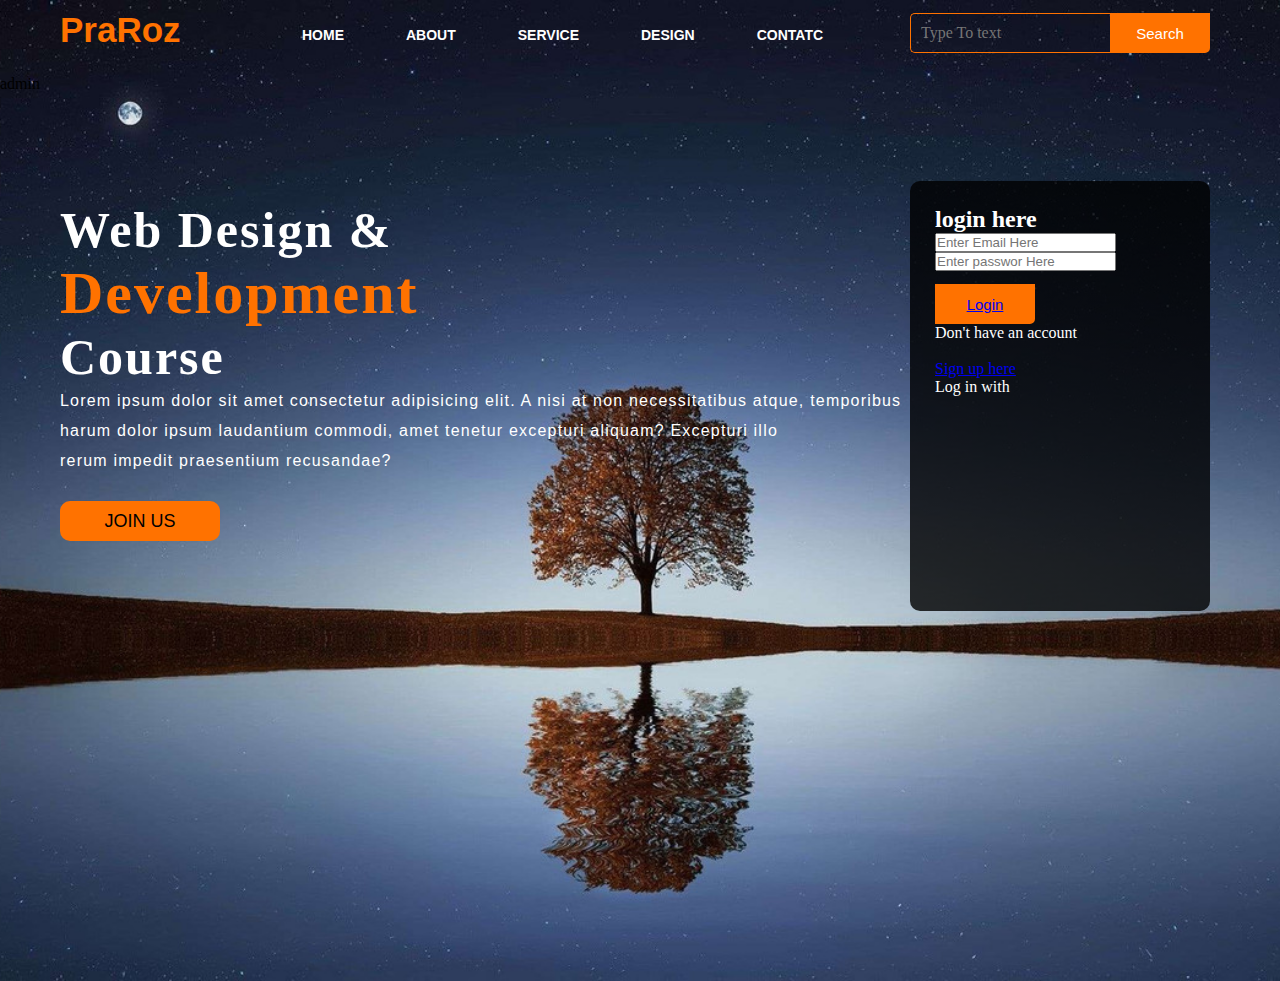
<file: Projeto 01 Obrigatorio/index.html>
<!DOCTYPE html>
<html lang="en">
<head>
    <title>WebpageDesign</title>
    <link rel="stylesheet" href="CSS/style.css">
</head>
<body>
    <div class="main">
        <div class="navbar">
            <div class="icon">
                 <h2 class="logo">PraRoz</h2>
            </div>

        <div class="menu">
            <ul>
                <li><a href="">HOME</a></li>
                <li><a href="">ABOUT</a></li>
                <li><a href="">SERVICE</a></li>
                <li><a href="">DESIGN</a></li>
                <li><a href="">CONTATC</a></li>
            </ul>
        </div>
        
          <div class="search">
            <input class="srch" type="search" name="" placeholder="Type To text">
            <a href="#"><button class="btn">Search</button></a>
          </div>

        </div>admin
        <div class="content">
            <h1>Web Design & <br><span>Development</span><br>Course</h1>
            <p class="par">Lorem ipsum dolor sit amet consectetur adipisicing elit. A nisi at non necessitatibus atque,  temporibus 
                <br> harum dolor ipsum laudantium commodi, amet tenetur excepturi aliquam? Excepturi illo 
                <br> rerum impedit praesentium recusandae?</p>

                <button class="cn"><a href="#"> JOIN US</a></button>

                <div class="form">
                    <h2>login here</h2>
                    <input type="email" name="emai" placeholder="Enter Email Here">
                    <input type="password" name="" placeholder="Enter passwor Here ">
                    <button class="btn"><a href="#">Login</a></button>

                    <p class="link">Don't have an account</p><br>
                    <a href="#">Sign up here</a>
                    <p class="liw">Log in with</p>
                </div>
        </div>
    </div>
</body>
</html>
</file>
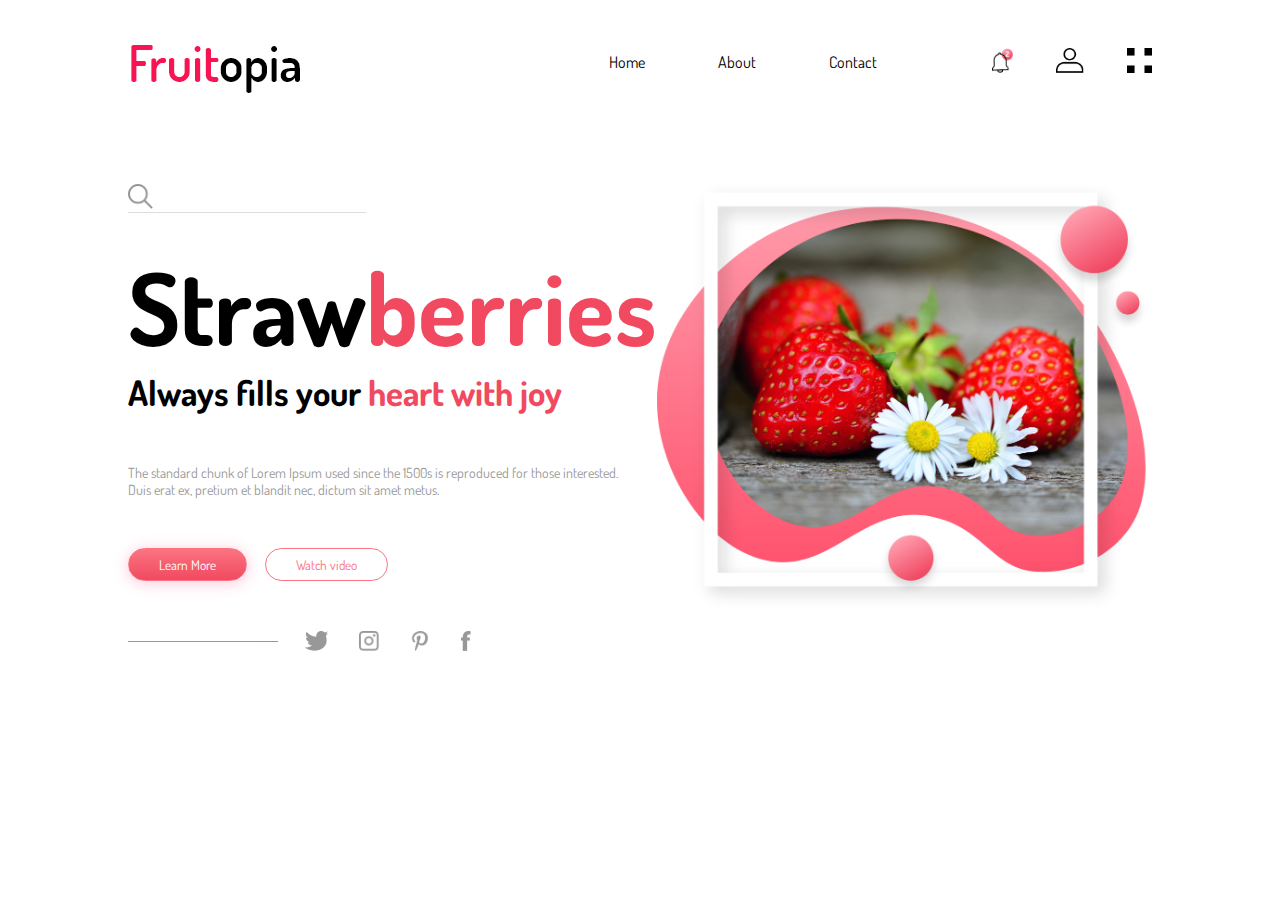
<file: Projeto 03/index.html>
<!DOCTYPE html>
<html lang="en">
<head>
    <link href="https://fonts.googleapis.com/css?family=Dosis&display=swap" rel="stylesheet">
    <link rel="stylesheet" href="style.css">
    <title>Fruitopia Web Design - Easy Tutorials</title>
</head>
<body>
    <div class="hero">
        <div class="navbar">
            <img src="img/logo.png" alt="Logo">
            <ul>
                <li><a href="#">Home</a></li>
                <li><a href="#">About</a></li>
                <li><a href="#">Contact</a></li>
            </ul>
            <div class="navbar-icons">
                <img src="img/bell.png" alt="notification">
                <img src="img/user.png" alt="user">
                <img src="img/menu.png" alt="menu">
            </div>
        </div>
        <div class="banner">
            <div class="left-column">
                <div class="search-box">
                    <img src="img/search.png" alt="pesquisa">
                    <input type="text">
                </div>
                <h1>Straw<span>berries</span></h1>
                <h3>Always fills your <span>heart with joy</span></h3>
                <p>
                    The standard chunk of Lorem Ipsum used since the
                    1500s is reproduced for those interested. <br> Duis erat
                    ex, pretium et blandit nec, dictum sit amet metus. 
                </p>
                <div class="btn">
                    <button type="button" class="primary-btn">Learn More</button>
                    <button type="button">Watch video</button>
                </div> 
                <div class="social-icons">
                    <img src="img/twitter.png" alt="logo twitter">
                    <img src="img/instagram.png" alt="logo instagram">
                    <img src="img/pinterest.png" alt="logo pinterest">
                    <img src="img/facebook.png" alt="logo facebook">
                </div>
            </div>


            <div class="right-column">
                <img src="img/feature.png" alt="">
            </div>
        </div>
    </div>

</body>
</html>
</file>
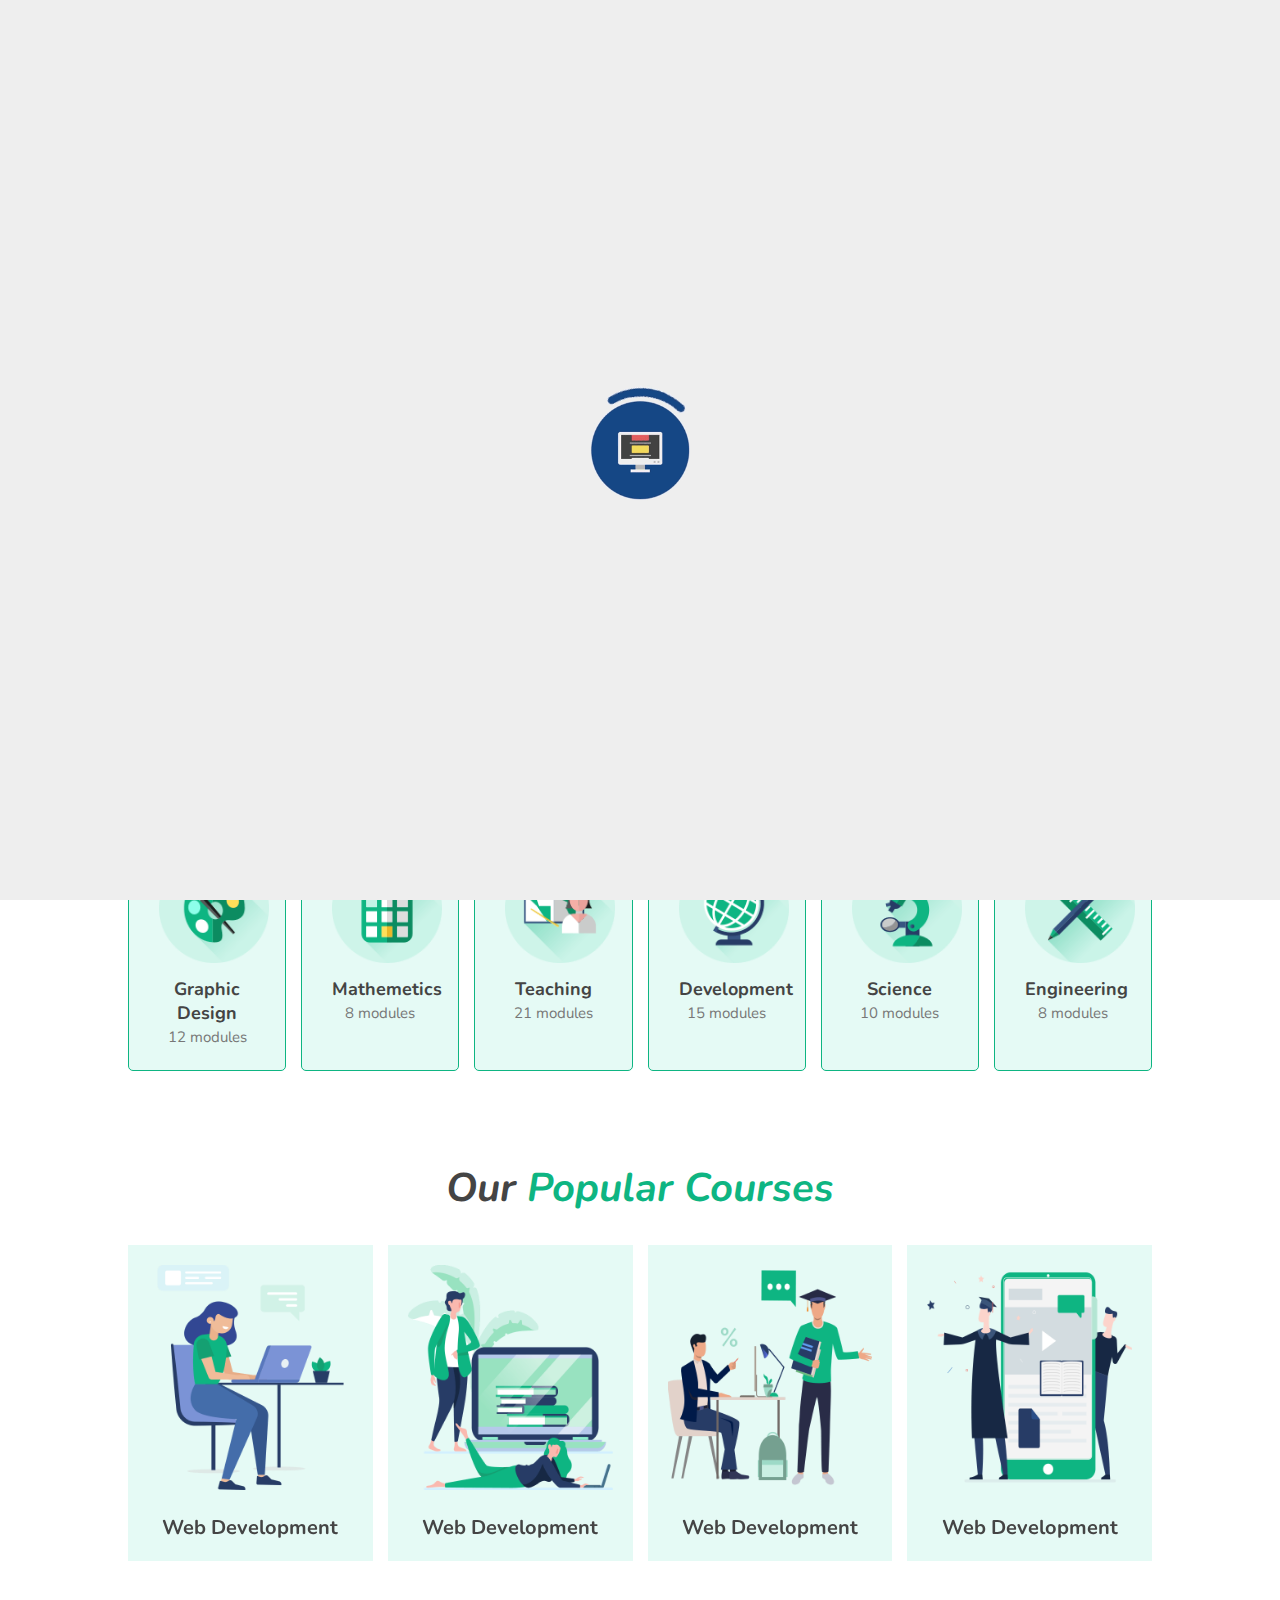
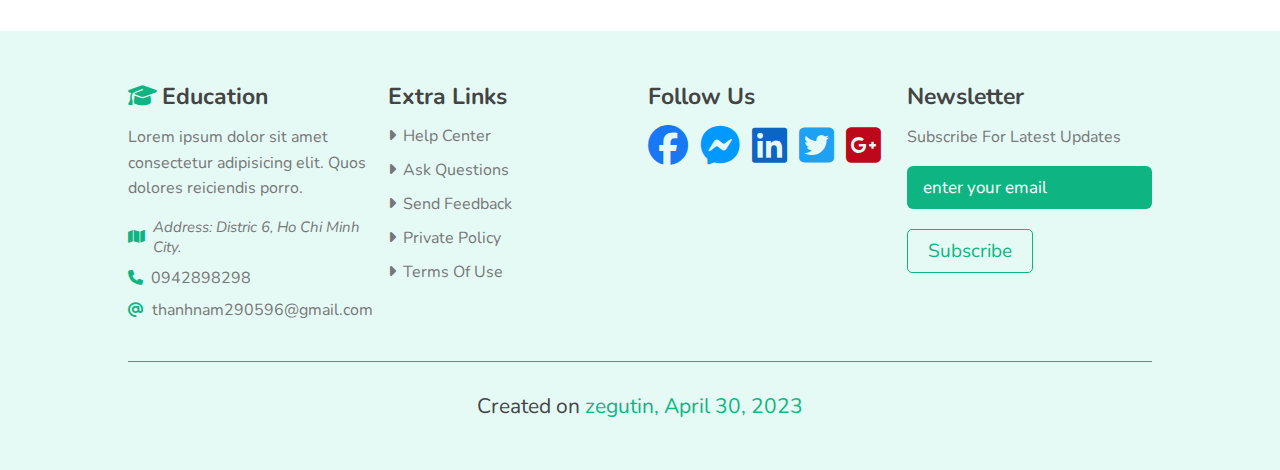
<file: Projeto 07/index.html>
<!DOCTYPE html>
<html lang="en">
<head>
    <meta charset="UTF-8">
    <meta http-equiv="X-UA-Compatible" content="IE=edge">
    <meta name="viewport" content="width=device-width, initial-scale=1.0">
    <title>Education Website</title>
    <link rel="shortcut icon" href="./images/favicon-education.png" type="image/x-icon">

    <!-- FontAwesome link -->
    <link rel="stylesheet" href="https://cdnjs.cloudflare.com/ajax/libs/font-awesome/6.1.1/css/all.min.css"/>

    <!-- Use Swiper from CDN link css-->
    <link rel="stylesheet" href="https://unpkg.com/swiper@8/swiper-bundle.min.css" />

    <!-- Custom style link css  -->
    <link rel="stylesheet" href="./css/style.css">

</head>
<body>

    <div id="loading-page">
        <img src="./images/loader-page.gif" alt="">
    </div>
    
    <!-- Header section start -->
    <header class="header">
        <a href="index.html" class="logo">
            <i class="fa-solid fa-graduation-cap"></i>
            <span>Education</span>
        </a>
        <nav class="navbar">
            <div id="close-btn">
                <i class="fa-solid fa-xmark" title="Close"></i>
            </div>
            <a href="index.html">home</a>
            <a href="courses.html">courses</a>
            <a href="about.html">about</a>
            <a href="contact.html">contact</a>
        </nav>
        <div class="icons">
            <div id="account-btn" class="fa-solid fa-user-large"></div>
            <div id="menu-btn" class="fa-solid fa-bars"></div>
        </div>
    </header>
    <!-- Header section end -->

    <!-- Account Form section start -->
    <div class="account-form">
        <div id="close-account-form" title="Close" class="fa-solid fa-xmark"></div>
        <div class="buttons">
            <button class="btn login-btn active">Login</button>
            <button class="btn register-btn">Register</button>
        </div>
        <!-- Form Login -->
        <form action="" class="active login-form">
            <h3>Login Form</h3>
            <input type="email" name="email" id="email" class="input-box" placeholder="abc@gmail.com">
            <input type="password" name="password" id="password" class="input-box" placeholder="*********">
            <div class="remember">
                <input type="checkbox" name="remember-me" id="remember-me">
                <label for="remember-me">Remember me</label>
                <a href="#">forgot password?</a>
            </div>
            <input type="submit" value="Login now" class="btn">
        </form>
        <!-- Form Register -->
        <form action="" class="register-form">
            <h3>Register</h3>
            <input type="email" name="email" id="email" class="input-box" placeholder="abc@gmail.com">
            <input type="password" name="password" id="password" class="input-box" placeholder="password">
            <input type="password" name="password" id="password" class="input-box" placeholder="confirm password">
            <input type="text" name="numberphone" id="numberphone" placeholder="phone" class="input-box">
            <p>Do you already have an account? <span onclick="handlerLoginHere()">Login here</span></p>
            <input type="submit" value="Register now" class="btn">
        </form>
    </div>
    <!-- Account Form section end -->

    <!-- Home section start -->
    <main class="home">
        <div class="home-slider swiper">
            <div class="home-wrapper swiper-wrapper">
                <section class="slide swiper-slide" style="background: url(./images/home-slide-1.jpg) no-repeat;">
                    <div class="content">
                        <h3>the best courses you will find here!</h3>
                        <p>Lorem ipsum dolor sit, amet consectetur adipisicing elit. Sed nihil minima sint!</p>
                        <a href="#" class="btn">Get started</a>
                    </div>
                </section>
                <section class="slide swiper-slide" style="background: url(./images/home-slide-2.jpg) no-repeat;">
                    <div class="content">
                        <h3>the best courses you will find here!</h3>
                        <p>Lorem ipsum dolor, sit amet consectetur adipisicing elit. Cum, saepe itaque.</p>
                        <a href="#" class="btn">Get started</a>
                    </div>
                </section>
                <section class="slide swiper-slide" style="background: url(./images/home-slide-3.jpg) no-repeat;">
                    <div class="content">
                        <h3>the best courses you will find here!</h3>
                        <p>Lorem ipsum dolor sit amet consectetur adipisicing elit. Nobis ab vitae corrupti?</p>
                        <a href="#" class="btn">Get started</a>
                    </div>
                </section>
            </div>
            <div class="swiper-pagination"></div>
        </div>
    </main>
    <!-- Home section end -->

    <!-- Sucjects section start -->
    <section class="subjects">
        <h1 class="heading">our <span>popular subjects</span></h1>
        <div class="box-container">
            <div class="box">
                <img src="./images/subject-icon-1.png" alt="">
                <h4>graphic design</h4>
                <p>12 modules</p>
            </div>
            <div class="box">
                <img src="./images/subject-icon-2.png" alt="">
                <h4>mathemetics</h4>
                <p>8 modules</p>
            </div>
            <div class="box">
                <img src="./images/subject-icon-3.png" alt="">
                <h4>teaching</h4>
                <p>21 modules</p>
            </div>
            <div class="box">
                <img src="./images/subject-icon-4.png" alt="">
                <h4>development</h4>
                <p>15 modules</p>
            </div>
            <div class="box">
                <img src="./images/subject-icon-5.png" alt="">
                <h4>science</h4>
                <p>10 modules</p>
            </div>
            <div class="box">
                <img src="./images/subject-icon-6.png" alt="">
                <h4>engineering</h4>
                <p>8 modules</p>
            </div>
        </div>
    </section>
    <!-- Sucjects section end -->

    <!-- Courses section start -->
    <section class="courses">
        <h1 class="heading">our <span>popular courses</span></h1>
        <div class="courses-slider swiper">
            <div class="courses-warpper swiper-wrapper">
                <div class="slide swiper-slide">
                    <div class="image">
                        <img src="./images//course-1-1.png" alt="">
                        <h4>Web development</h4>
                    </div>
                    <div class="content">
                        <h3>Web development</h3>
                        <p>Lorem ipsum, dolor sit amet consectetur adipisicing elit. Aliquid cum delectus explicabo.</p>
                        <a href="#" class="btn">Read more</a>
                    </div>
                </div>
                <div class="slide swiper-slide">
                    <div class="image">
                        <img src="./images/course-1-2.png" alt="">
                        <h4>Web development</h4>
                    </div>
                    <div class="content">
                        <h3>Web development</h3>
                        <p>Lorem ipsum dolor sit amet consectetur adipisicing elit. Eligendi, voluptatibus?</p>
                        <a href="#" class="btn">Read more</a>
                    </div>
                </div>
                <div class="slide swiper-slide">
                    <div class="image">
                        <img src="./images/course-1-3.png" alt="">
                        <h4>Web development</h4>
                    </div>
                    <div class="content">
                        <h3>Web development</h3>
                        <p>Lorem ipsum dolor sit amet, consectetur adipisicing elit. Qui vel ratione molestias a.</p>
                        <a href="#" class="btn">Read more</a>
                    </div>
                </div>
                <div class="slide swiper-slide">
                    <div class="image">
                        <img src="./images/course-1-4.png" alt="">
                        <h4>Web development</h4>
                    </div>
                    <div class="content">
                        <h3>Web development</h3>
                        <p>Lorem ipsum dolor sit amet consectetur adipisicing elit. Nulla nostrum assumenda delectus? Voluptatibus!</p>
                        <a href="#" class="btn">Read more</a>
                    </div>
                </div>
                <div class="slide swiper-slide">
                    <div class="image">
                        <img src="./images/course-1-5.png" alt="">
                        <h4>Web development</h4>
                    </div>
                    <div class="content">
                        <h3>Web development</h3>
                        <p>Lorem ipsum dolor sit amet consectetur adipisicing elit. Nulla nostrum assumenda delectus? Voluptatibus!</p>
                        <a href="#" class="btn">Read more</a>
                    </div>
                </div>
                <div class="slide swiper-slide">
                    <div class="image">
                        <img src="./images/course-1-6.png" alt="">
                        <h4>Web development</h4>
                    </div>
                    <div class="content">
                        <h3>Web development</h3>
                        <p>Lorem ipsum, dolor sit amet consectetur adipisicing elit. Eligendi, odit quidem!</p>
                        <a href="#" class="btn">Read more</a>
                    </div>
                </div>
            </div>
        </div>
    </section>
    <!-- Courses section end -->

    <!-- Footer section start -->
    <footer class="footer">
        <div class="box-container">
            <div class="box">
                <h3 class="logo-title"><i class="fa-solid fa-graduation-cap"></i>Education</h3>
                <p>Lorem ipsum dolor sit amet consectetur adipisicing elit. Quos dolores reiciendis porro.</p>
                <address>
                    <i class="fa-solid fa-map"></i>
                    Address: Distric 6, Ho Chi Minh City.
                </address>
                <div class="phone">
                    <i class="fa-solid fa-phone"></i>
                    <a href="tel:+0942898298" title="Numberphone">0942898298</a>
                </div>
                <div class="email">
                    <i class="fa-solid fa-at"></i>
                    <a href="mailto:thanhnam290596@gmail.com" title="Email">thanhnam290596@gmail.com</a>
                </div>
            </div>
            <div class="box">
                <h3>extra links</h3>
                <a href="#"><i class="fa-solid fa-caret-right"></i>help center</a>
                <a href="#"><i class="fa-solid fa-caret-right"></i>ask questions</a>
                <a href="#"><i class="fa-solid fa-caret-right"></i>send feedback</a>
                <a href="#"><i class="fa-solid fa-caret-right"></i>private policy</a>
                <a href="#"><i class="fa-solid fa-caret-right"></i>terms of use</a>
            </div>
            <div class="box">
                <h3>Follow us</h3>
                <div class="follow-us">
                    <i class="fa-brands fa-facebook" title="Facebook"></i>
                    <i class="fa-brands fa-facebook-messenger" title="Messenger"></i>
                    <i class="fa-brands fa-linkedin" title="Linkedin"></i>
                    <i class="fa-brands fa-twitter-square" title="Twitter"></i>
                    <i class="fa-brands fa-google-plus-square" title="Google"></i>
                </div>
            </div>
            <div class="box">
                <h3>newsletter</h3>
                <p class="newsletter">subscribe for latest updates</p>
                <form action="">
                    <input type="email" name="email" id="email" placeholder="enter your email" class="email">
                    <input type="submit" value="subscribe" class="btn">
                </form>
            </div>
        </div>
        <div class="creadit-footer">
            Created on <span>zegutin, April 30, 2023</span>
        </div>
    </footer>
    <!-- Footer section end -->
    

    <!-- Use Swiper from CDN script js-->
    <script src="https://unpkg.com/swiper@8/swiper-bundle.min.js"></script>
    <!-- Custom main.js link script -->
    <script src="./js/main.js" type="text/javascript"></script>
</body>
</html>
</file>
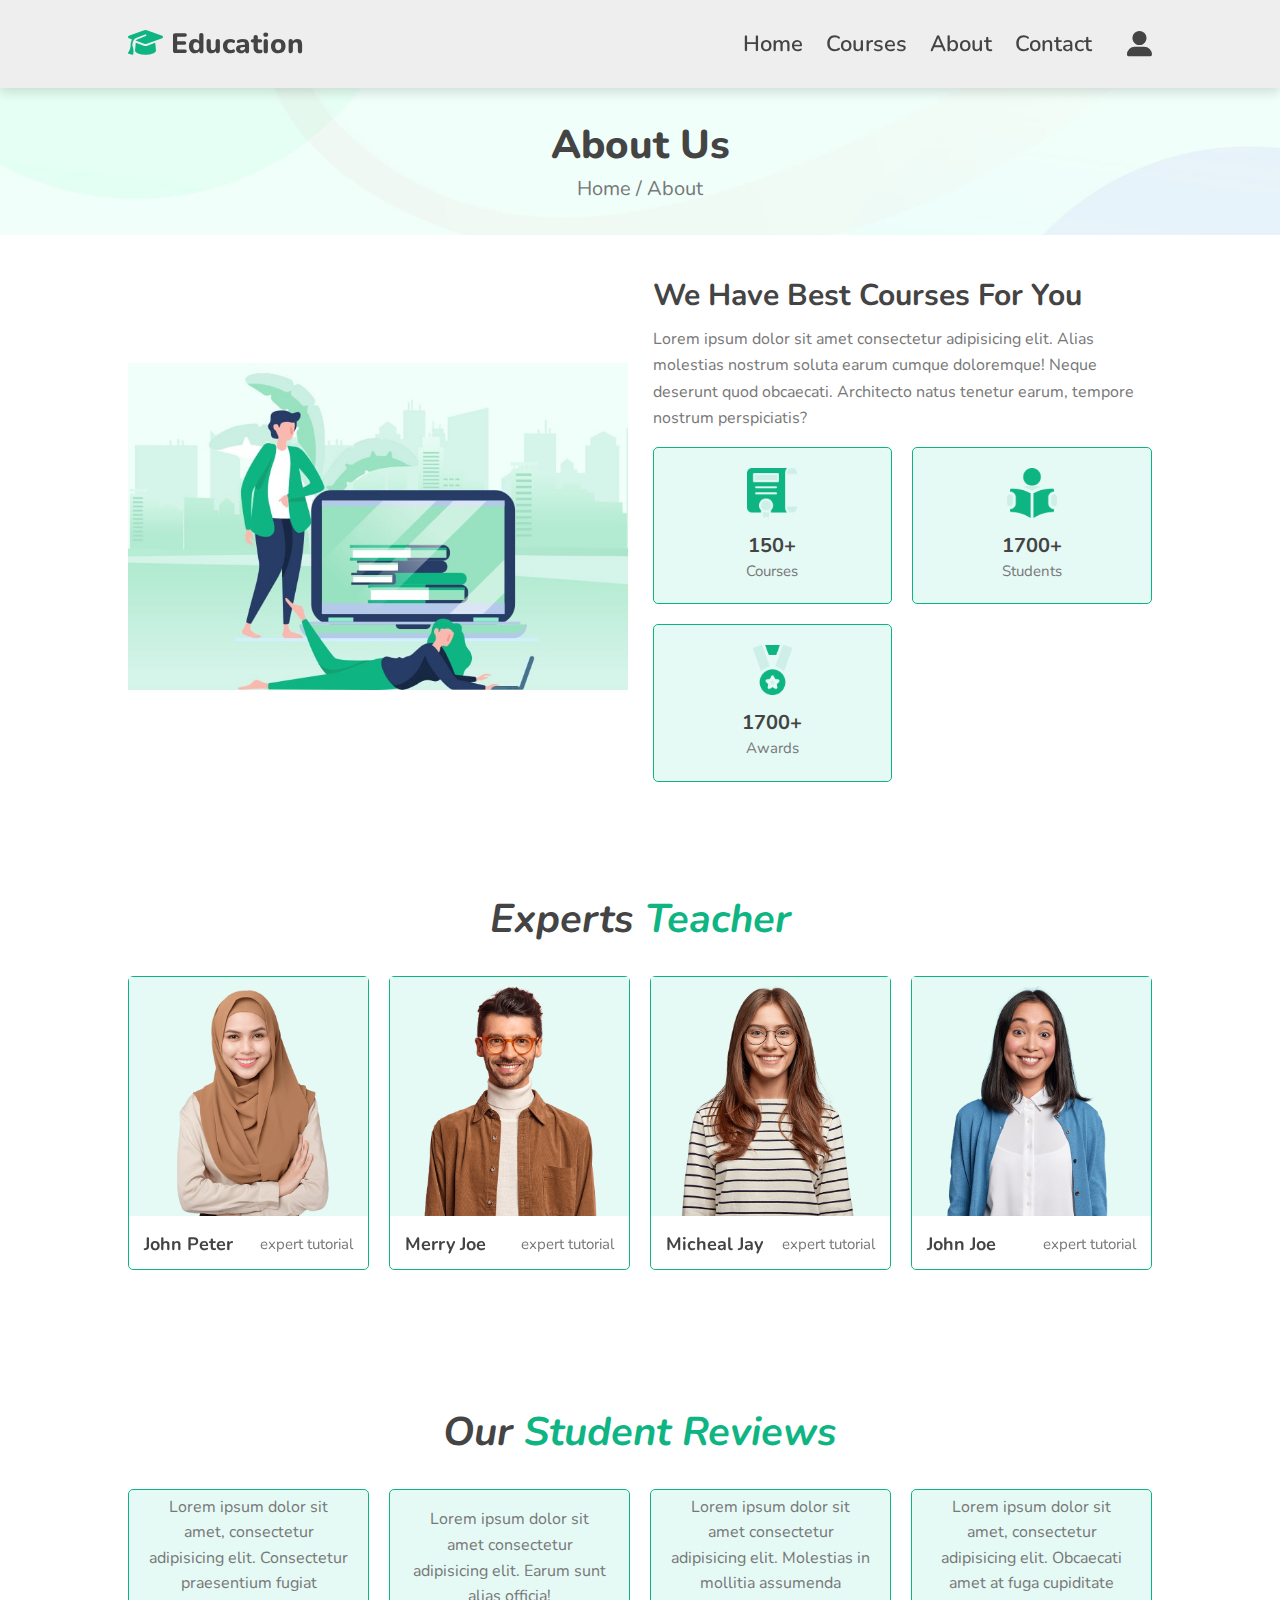
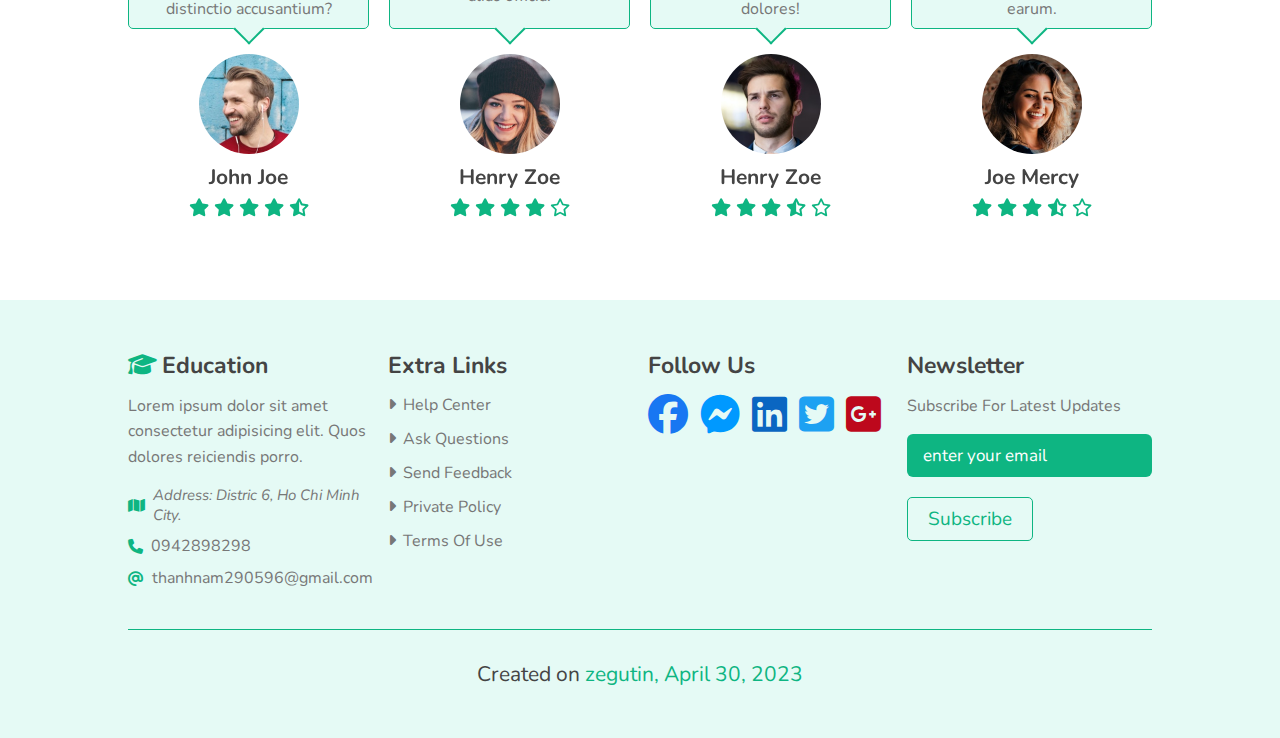
<file: Projeto 07/about.html>
<!DOCTYPE html>
<html lang="en">
<head>
    <meta charset="UTF-8">
    <meta http-equiv="X-UA-Compatible" content="IE=edge">
    <meta name="viewport" content="width=device-width, initial-scale=1.0">
    <title>About Page</title>
    <link rel="shortcut icon" href="./images/favicon-education.png" type="image/x-icon">

    <!-- FontAwesome link -->
    <link rel="stylesheet" href="https://cdnjs.cloudflare.com/ajax/libs/font-awesome/6.1.1/css/all.min.css"/>
    
    <!-- Use Swiper from CDN link css-->
    <link rel="stylesheet" href="https://unpkg.com/swiper@8/swiper-bundle.min.css" />

    <!-- Custom style link css  -->
    <link rel="stylesheet" href="./css/style.css">

</head>
<body>
    
    <!-- Header section start -->
    <header class="header">
        <a href="home.html" class="logo">
            <i class="fa-solid fa-graduation-cap"></i>
            <span>Education</span>
        </a>
        <nav class="navbar">
            <div id="close-btn">
                <i class="fa-solid fa-xmark" title="Close"></i>
            </div>
            <a href="home.html">home</a>
            <a href="courses.html">courses</a>
            <a href="about.html">about</a>
            <a href="contact.html">contact</a>
        </nav>
        <div class="icons">
            <div id="account-btn" class="fa-solid fa-user-large"></div>
            <div id="menu-btn" class="fa-solid fa-bars"></div>
        </div>
    </header>
    <!-- Header section end -->

    <!-- Account Form section start -->
    <div class="account-form">
        <div id="close-account-form" title="Close" class="fa-solid fa-xmark"></div>
        <div class="buttons">
            <button class="btn login-btn active">Login</button>
            <button class="btn register-btn">Register</button>
        </div>
        <!-- Form Login -->
        <form action="" class="active login-form">
            <h3>Login Form</h3>
            <input type="email" name="email" id="email" class="input-box" placeholder="abc@gmail.com">
            <input type="password" name="password" id="password" class="input-box" placeholder="*********">
            <div class="remember">
                <input type="checkbox" name="remember-me" id="remember-me">
                <label for="remember-me">Remember me</label>
                <a href="#">forgot password?</a>
            </div>
            <input type="submit" value="Login now" class="btn">
        </form>
        <!-- Form Register -->
        <form action="" class="register-form">
            <h3>Register</h3>
            <input type="email" name="email" id="email" class="input-box" placeholder="abc@gmail.com">
            <input type="password" name="password" id="password" class="input-box" placeholder="password">
            <input type="password" name="password" id="password" class="input-box" placeholder="confirm password">
            <input type="text" name="numberphone" id="numberphone" placeholder="phone" class="input-box">
            <p>Do you already have an account? <span onclick="handlerLoginHere()">Login here</span></p>
            <input type="submit" value="Register now" class="btn">
        </form>
    </div>
    <!-- Account Form section end -->

    <!-- About section start -->
    <main>
        <section class="heading-link">
            <h3>About us</h3>
            <p><a href="home.html">Home</a> / About</p>
        </section>

        <section class="about">
            <div class="image">
                <img src="./images/about-img.jpg" alt="">
            </div>
            <div class="content">
                <h3 class="about-title">We have best courses for you</h3>
                <p class="about-info">Lorem ipsum dolor sit amet consectetur adipisicing elit. Alias molestias nostrum soluta earum cumque 
                    doloremque! Neque deserunt quod obcaecati. Architecto natus tenetur earum, tempore nostrum perspiciatis?
                </p>
                <div class="icons">
                    <div class="box-icon">
                        <img src="./images/about-icon-1.png" alt="">
                        <h5>150+</h5>
                        <span>courses</span>
                    </div>
                    <div class="box-icon">
                        <img src="./images/about-icon-2.png" alt="">
                        <h5>1700+</h5>
                        <span>students</span>
                    </div>
                    <div class="box-icon">
                        <img src="./images/about-icon-3.png" alt="">
                        <h5>1700+</h5>
                        <span>awards</span>
                    </div>
                </div>
            </div>
        </section>
    </main>
    <!-- About section end -->

    <!-- Teachers section start -->
    <section class="teachers">
        <h1 class="heading">experts <span>teacher</span></h1>

        <div class="teachers-slider swiper">
            <div class="teachers-wrapper swiper-wrapper">
                <div class="slide swiper-slide">
                    <div class="image">
                        <img src="./images/teacher-1.png" alt="">
                        <div class="share-link">
                            <a href="#"><i class="fa-brands fa-facebook-f" title="Facebook"></i></a>
                            <a href="#"><i class="fa-brands fa-twitter" title="Twitter"></i></a>
                            <a href="#"><i class="fa-brands fa-instagram" title="Instagram"></i></a>
                            <a href="#"><i class="fa-brands fa-linkedin-in" title="Linkedin"></i></a>
                        </div>
                    </div>
                    <div class="info">
                        <h3>John Peter</h3>
                        <span>expert tutorial</span>
                    </div>
                </div>
                <div class="slide swiper-slide">
                    <div class="image">
                        <img src="./images/teacher-2.png" alt="">
                        <div class="share-link">
                            <a href="#"><i class="fa-brands fa-facebook-f" title="Facebook"></i></a>
                            <a href="#"><i class="fa-brands fa-twitter" title="Twitter"></i></a>
                            <a href="#"><i class="fa-brands fa-instagram" title="Instagram"></i></a>
                            <a href="#"><i class="fa-brands fa-linkedin-in" title="Linkedin"></i></a>
                        </div>
                    </div>
                    <div class="info">
                        <h3>Merry Joe</h3>
                        <span>expert tutorial</span>
                    </div>
                </div>
                <div class="slide swiper-slide">
                    <div class="image">
                        <img src="./images/teacher-3.png" alt="">
                        <div class="share-link">
                            <a href="#"><i class="fa-brands fa-facebook-f" title="Facebook"></i></a>
                            <a href="#"><i class="fa-brands fa-twitter" title="Twitter"></i></a>
                            <a href="#"><i class="fa-brands fa-instagram" title="Instagram"></i></a>
                            <a href="#"><i class="fa-brands fa-linkedin-in" title="Linkedin"></i></a>
                        </div>
                    </div>
                    <div class="info">
                        <h3>Micheal Jay</h3>
                        <span>expert tutorial</span>
                    </div>
                </div>
                <div class="slide swiper-slide">
                    <div class="image">
                        <img src="./images/teacher-4.png" alt="">
                        <div class="share-link">
                            <a href="#"><i class="fa-brands fa-facebook-f" title="Facebook"></i></a>
                            <a href="#"><i class="fa-brands fa-twitter" title="Twitter"></i></a>
                            <a href="#"><i class="fa-brands fa-instagram" title="Instagram"></i></a>
                            <a href="#"><i class="fa-brands fa-linkedin-in" title="Linkedin"></i></a>
                        </div>
                    </div>
                    <div class="info">
                        <h3>John Joe</h3>
                        <span>expert tutorial</span>
                    </div>
                </div>
                <div class="slide swiper-slide">
                    <div class="image">
                        <img src="./images/teacher-5.png" alt="">
                        <div class="share-link">
                            <a href="#"><i class="fa-brands fa-facebook-f" title="Facebook"></i></a>
                            <a href="#"><i class="fa-brands fa-twitter" title="Twitter"></i></a>
                            <a href="#"><i class="fa-brands fa-instagram" title="Instagram"></i></a>
                            <a href="#"><i class="fa-brands fa-linkedin-in" title="Linkedin"></i></a>
                        </div>
                    </div>
                    <div class="info">
                        <h3>Micheal Henry</h3>
                        <span>expert tutorial</span>
                    </div>
                </div>
                <div class="slide swiper-slide">
                    <div class="image">
                        <img src="./images/teacher-6.png" alt="">
                        <div class="share-link">
                            <a href="#"><i class="fa-brands fa-facebook-f" title="Facebook"></i></a>
                            <a href="#"><i class="fa-brands fa-twitter" title="Twitter"></i></a>
                            <a href="#"><i class="fa-brands fa-instagram" title="Instagram"></i></a>
                            <a href="#"><i class="fa-brands fa-linkedin-in" title="Linkedin"></i></a>
                        </div>
                    </div>
                    <div class="info">
                        <h3>Jayce Trole</h3>
                        <span>expert tutorial</span>
                    </div>
                </div>
            </div>
        </div>
    </section>
    <!-- Teachers section end -->

    <!-- Review section start -->
    <section class="review">
        <h1 class="heading">our <span>student reviews</span></h1>

        <div class="review-slider swiper">
            <div class="review-wrapper swiper-wrapper">
                <div class="slide swiper-slide">
                    <p>Lorem ipsum dolor sit amet, consectetur adipisicing elit. Consectetur praesentium fugiat distinctio accusantium?</p>
                    <img src="./images/pic-1.png" alt="">
                    <h3>John Joe</h3>
                    <div class="rating">
                        <i class="fa-solid fa-star"></i>
                        <i class="fa-solid fa-star"></i>
                        <i class="fa-solid fa-star"></i>
                        <i class="fa-solid fa-star"></i>
                        <i class="fa-solid fa-star-half-stroke"></i>
                    </div>
                </div>
                <div class="slide swiper-slide">
                    <p>Lorem ipsum dolor sit amet consectetur adipisicing elit. Earum sunt alias officia!</p>
                    <img src="./images/pic-2.png" alt="">
                    <h3>Henry Zoe</h3>
                    <div class="rating">
                        <i class="fa-solid fa-star"></i>
                        <i class="fa-solid fa-star"></i>
                        <i class="fa-solid fa-star"></i>
                        <i class="fa-solid fa-star"></i>
                        <i class="fa-regular fa-star"></i>
                    </div>
                </div>
                <div class="slide swiper-slide">
                    <p>Lorem ipsum dolor sit amet consectetur adipisicing elit. Molestias in mollitia assumenda dolores!</p>
                    <img src="./images/pic-3.png" alt="">
                    <h3>Henry Zoe</h3>
                    <div class="rating">
                        <i class="fa-solid fa-star"></i>
                        <i class="fa-solid fa-star"></i>
                        <i class="fa-solid fa-star"></i>
                        <i class="fa-solid fa-star-half-stroke"></i>
                        <i class="fa-regular fa-star"></i>
                    </div>
                </div>
                <div class="slide swiper-slide">
                    <p>Lorem ipsum dolor sit amet, consectetur adipisicing elit. Obcaecati amet at fuga cupiditate earum.</p>
                    <img src="./images/pic-4.png" alt="">
                    <h3>Joe Mercy</h3>
                    <div class="rating">
                        <i class="fa-solid fa-star"></i>
                        <i class="fa-solid fa-star"></i>
                        <i class="fa-solid fa-star"></i>
                        <i class="fa-solid fa-star-half-stroke"></i>
                        <i class="fa-regular fa-star"></i>
                    </div>
                </div>
                <div class="slide swiper-slide">
                    <p>Lorem, ipsum dolor sit amet consectetur adipisicing elit. Vero, quaerat?</p>
                    <img src="./images/pic-5.png" alt="">
                    <h3>Henry Zoe</h3>
                    <div class="rating">
                        <i class="fa-solid fa-star"></i>
                        <i class="fa-solid fa-star"></i>
                        <i class="fa-solid fa-star"></i>
                        <i class="fa-solid fa-star"></i>
                        <i class="fa-solid fa-star"></i>
                    </div>
                </div>
                <div class="slide swiper-slide">
                    <p>Lorem ipsum dolor sit amet consectetur adipisicing elit. Earum voluptate doloribus id voluptas ab.</p>
                    <img src="./images/pic-6.png" alt="">
                    <h3>Louis Tris</h3>
                    <div class="rating">
                        <i class="fa-solid fa-star"></i>
                        <i class="fa-solid fa-star"></i>
                        <i class="fa-solid fa-star"></i>
                        <i class="fa-solid fa-star"></i>
                        <i class="fa-solid fa-star"></i>
                    </div>
                </div>
            </div>
        </div>
    </section>
    <!-- Review section end -->

    <!-- Footer section start -->
    <footer class="footer">
        <div class="box-container">
            <div class="box">
                <h3 class="logo-title"><i class="fa-solid fa-graduation-cap"></i>Education</h3>
                <p>Lorem ipsum dolor sit amet consectetur adipisicing elit. Quos dolores reiciendis porro.</p>
                <address>
                    <i class="fa-solid fa-map"></i>
                    Address: Distric 6, Ho Chi Minh City.
                </address>
                <div class="phone">
                    <i class="fa-solid fa-phone"></i>
                    <a href="tel:+0942898298" title="Numberphone">0942898298</a>
                </div>
                <div class="email">
                    <i class="fa-solid fa-at"></i>
                    <a href="mailto:thanhnam290596@gmail.com" title="Email">thanhnam290596@gmail.com</a>
                </div>
            </div>
            <div class="box">
                <h3>extra links</h3>
                <a href="#"><i class="fa-solid fa-caret-right"></i>help center</a>
                <a href="#"><i class="fa-solid fa-caret-right"></i>ask questions</a>
                <a href="#"><i class="fa-solid fa-caret-right"></i>send feedback</a>
                <a href="#"><i class="fa-solid fa-caret-right"></i>private policy</a>
                <a href="#"><i class="fa-solid fa-caret-right"></i>terms of use</a>
            </div>
            <div class="box">
                <h3>Follow us</h3>
                <div class="follow-us">
                    <i class="fa-brands fa-facebook" title="Facebook"></i>
                    <i class="fa-brands fa-facebook-messenger" title="Messenger"></i>
                    <i class="fa-brands fa-linkedin" title="Linkedin"></i>
                    <i class="fa-brands fa-twitter-square" title="Twitter"></i>
                    <i class="fa-brands fa-google-plus-square" title="Google"></i>
                </div>
            </div>
            <div class="box">
                <h3>newsletter</h3>
                <p class="newsletter">subscribe for latest updates</p>
                <form action="">
                    <input type="email" name="email" id="email" placeholder="enter your email" class="email">
                    <input type="submit" value="subscribe" class="btn">
                </form>
            </div>
        </div>
        <div class="creadit-footer">
            Created on <span>zegutin, April 30, 2023</span>
        </div>
    </footer>
    <!-- Footer section end -->


    <!-- Use Swiper from CDN script js-->
    <script src="https://unpkg.com/swiper@8/swiper-bundle.min.js"></script>
    <!-- Custom main.js link script -->
    <script src="./js/main.js" type="text/javascript"></script>
</body>
</html>
</file>
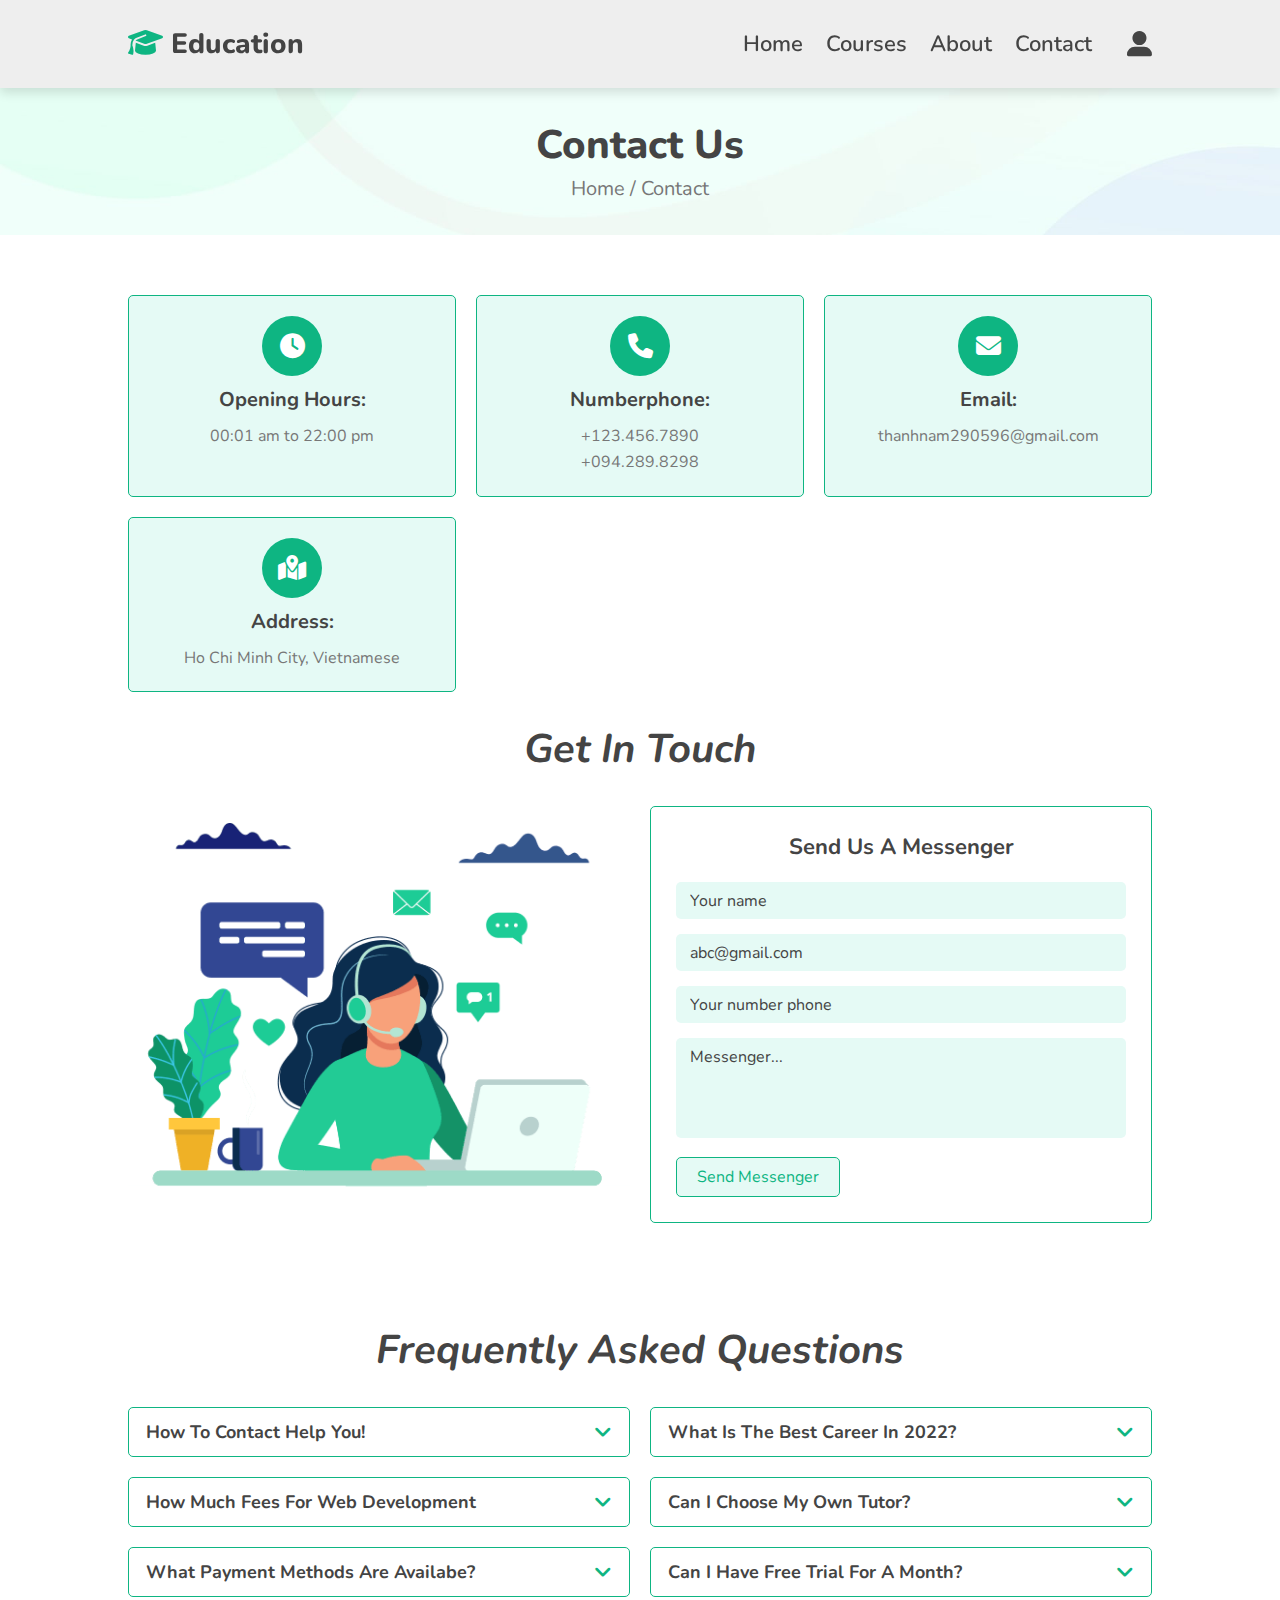
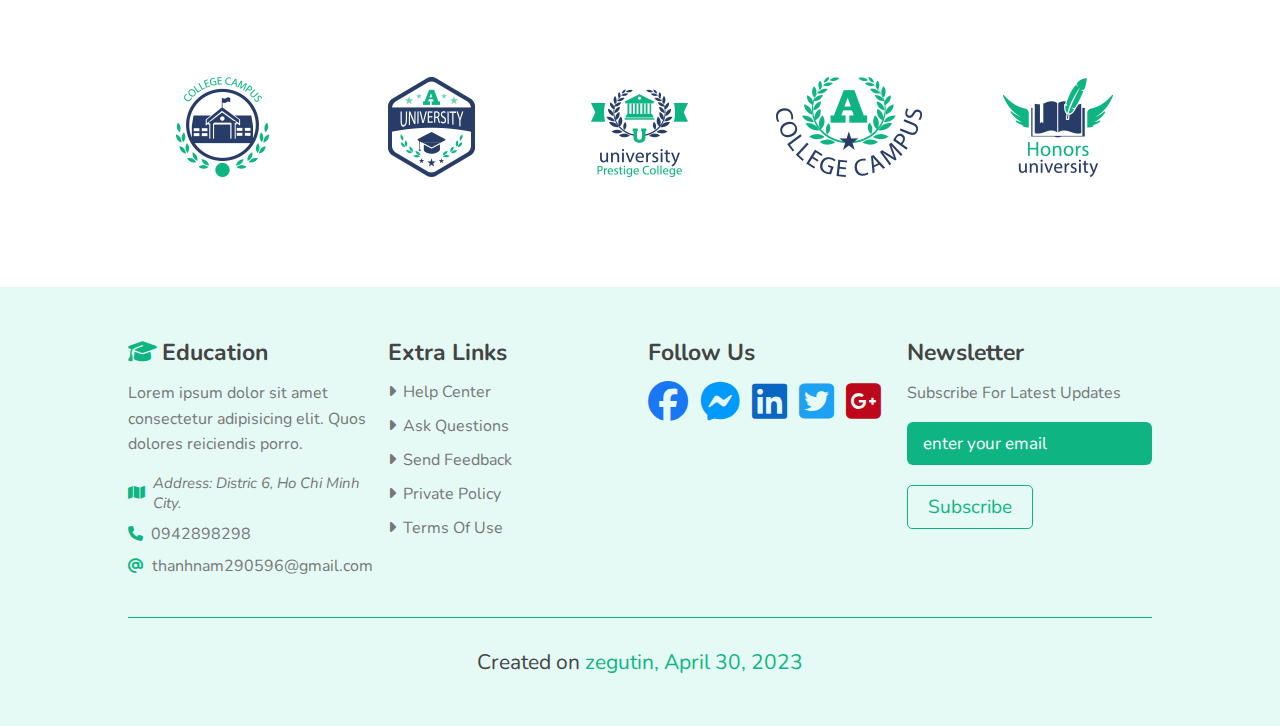
<file: Projeto 07/contact.html>
<!DOCTYPE html>
<html lang="en">
<head>
    <meta charset="UTF-8">
    <meta http-equiv="X-UA-Compatible" content="IE=edge">
    <meta name="viewport" content="width=device-width, initial-scale=1.0">
    <title>Contact Page</title>
    <link rel="shortcut icon" href="./images/favicon-education.png" type="image/x-icon">

    <!-- FontAwesome link -->
    <link rel="stylesheet" href="https://cdnjs.cloudflare.com/ajax/libs/font-awesome/6.1.1/css/all.min.css"/>

    <!-- Use Swiper from CDN link css-->
    <link rel="stylesheet" href="https://unpkg.com/swiper@8/swiper-bundle.min.css" />

    <!-- Custom style link css  -->
    <link rel="stylesheet" href="./css/style.css">

</head>
<body>
    
    <!-- Header section start -->
    <header class="header">
        <a href="home.html" class="logo">
            <i class="fa-solid fa-graduation-cap"></i>
            <span>Education</span>
        </a>
        <nav class="navbar">
            <div id="close-btn">
                <i class="fa-solid fa-xmark" title="Close"></i>
            </div>
            <a href="home.html">home</a>
            <a href="courses.html">courses</a>
            <a href="about.html">about</a>
            <a href="contact.html">contact</a>
        </nav>
        <div class="icons">
            <div id="account-btn" class="fa-solid fa-user-large"></div>
            <div id="menu-btn" class="fa-solid fa-bars"></div>
        </div>
    </header>
    <!-- Header section end -->

    <!-- Account Form section start -->
    <div class="account-form">
        <div id="close-account-form" title="Close" class="fa-solid fa-xmark"></div>
        <div class="buttons">
            <button class="btn login-btn active">Login</button>
            <button class="btn register-btn">Register</button>
        </div>
        <!-- Form Login -->
        <form action="" class="active login-form">
            <h3>Login Form</h3>
            <input type="email" name="email" id="email" class="input-box" placeholder="abc@gmail.com">
            <input type="password" name="password" id="password" class="input-box" placeholder="*********">
            <div class="remember">
                <input type="checkbox" name="remember-me" id="remember-me">
                <label for="remember-me">Remember me</label>
                <a href="#">forgot password?</a>
            </div>
            <input type="submit" value="Login now" class="btn">
        </form>
        <!-- Form Register -->
        <form action="" class="register-form">
            <h3>Register</h3>
            <input type="email" name="email" id="email" class="input-box" placeholder="abc@gmail.com">
            <input type="password" name="password" id="password" class="input-box" placeholder="password">
            <input type="password" name="password" id="password" class="input-box" placeholder="confirm password">
            <input type="text" name="numberphone" id="numberphone" placeholder="phone" class="input-box">
            <p>Do you already have an account? <span onclick="handlerLoginHere()">Login here</span></p>
            <input type="submit" value="Register now" class="btn">
        </form>
    </div>
    <!-- Account Form section end -->

    <!-- Contact section start -->
    <main>
        <section class="heading-link">
            <h3>Contact us</h3>
            <p><a href="home.html">Home</a> / Contact</p>
        </section>

        <section class="contact">
            <div class="box-container">
                <div class="box">
                    <i class="fa-solid fa-clock"></i>
                    <h3>opening hours:</h3>
                    <p>00:01 am to 22:00 pm</p>
                </div>
                <div class="box">
                    <i class="fa-solid fa-phone"></i>
                    <h3>Numberphone:</h3>
                    <p>+123.456.7890</p>
                    <p>+094.289.8298</p>
                </div>
                <div class="box">
                    <i class="fa-solid fa-envelope"></i>
                    <h3>Email:</h3>
                    <p>thanhnam290596@gmail.com</p>
                </div>
                <div class="box">
                    <i class="fa-solid fa-map-location-dot"></i>
                    <h3>Address:</h3>
                    <p>Ho Chi Minh City, Vietnamese</p>
                </div>
            </div>

            <h1 class="heading">Get in touch</h1>
            <div class="row">
                <div class="image">
                    <img src="./images/contact-img.png" alt="">
                </div>
                <form action="" class="form-contact">
                    <h3>send us a messenger</h3>
                    <input type="text" class="input-box" placeholder="Your name">
                    <input type="email" name="email" id="email" class="input-box" placeholder="abc@gmail.com">
                    <input type="text" name="numberphone" id="" class="input-box" placeholder="Your number phone">
                    <textarea name="messenger" id="messenger" placeholder="Messenger..." cols="30" rows="10"></textarea>
                    <input type="submit" value="Send messenger" class="btn">
                </form>
            </div>
        </section>
    </main>
    <!-- Contact section end -->

    <!-- FAQ section start -->
    <section class="faq">
        <h1 class="heading">frequently asked questions</h1>

        <div class="accordion-container">
            <div class="accordion">
                <div class="accordion-title">
                    <h3>how to contact help you!</h3>
                    <i class="fa-solid fa-angle-down"></i>
                </div>
                <div class="accordion-content">
                    Lorem ipsum dolor sit, amet consectetur adipisicing elit. 
                    Deleniti doloremque nobis voluptas obcaecati delectus
                    suscipit quam quisquam nihil magni, vero nulla eius ipsum rerum omnis? Facilis, earum necessitatibus. 
                </div>
            </div>
            <div class="accordion">
                <div class="accordion-title">
                    <h3>what is the best career in 2022?</h3>
                    <i class="fa-solid fa-angle-down"></i>
                </div>
                <div class="accordion-content">
                    Lorem ipsum dolor sit amet, consectetur adipisicing elit. 
                    Odit eaque velit illo illum soluta quis eligendi sapiente, itaque enim accusantium at.
                </div>
            </div>
            <div class="accordion">
                <div class="accordion-title">
                    <h3>how much fees for web development</h3>
                    <i class="fa-solid fa-angle-down"></i>
                </div>
                <div class="accordion-content">
                    Lorem ipsum dolor sit amet consectetur adipisicing elit.
                    Repellat dolores nulla ipsam quae id provident impedit commodi quis ipsa voluptatibus.
                </div>
            </div>
            <div class="accordion">
                <div class="accordion-title">
                    <h3>Can i choose my own tutor?</h3>
                    <i class="fa-solid fa-angle-down"></i>
                </div>
                <div class="accordion-content">
                    Lorem ipsum dolor sit amet consectetur adipisicing elit. 
                    Ex ratione voluptatibus beatae laboriosam, quisquam ut repellat veritatis temporibus neque ad consectetur consequuntur laborum impedit soluta error.
                </div>
            </div>
            <div class="accordion">
                <div class="accordion-title">
                    <h3>What payment methods are availabe?</h3>
                    <i class="fa-solid fa-angle-down"></i>
                </div>
                <div class="accordion-content">
                    Lorem ipsum dolor sit amet consectetur adipisicing elit. 
                    Ex ratione voluptatibus beatae laboriosam, quisquam ut repellat veritatis temporibus neque ad consectetur consequuntur laborum impedit soluta error.
                </div>
            </div>
            <div class="accordion">
                <div class="accordion-title">
                    <h3>Can i have free trial for a month?</h3>
                    <i class="fa-solid fa-angle-down"></i>
                </div>
                <div class="accordion-content">
                    Lorem ipsum dolor sit amet consectetur adipisicing elit. 
                    Ex ratione voluptatibus beatae laboriosam, quisquam ut repellat veritatis temporibus neque ad consectetur consequuntur laborum impedit soluta error.
                </div>
            </div>
        </div>
    </section>
    <!-- FAQ section end -->

    <!-- Logo section start -->
    <section class="logo-container">
        <div class="logo-slider swiper">
            <div class="logo-wrapper swiper-wrapper">
                <div class="swiper-slide slide">
                    <img src="./images/partner-logo-1.png" alt="">
                </div>
                <div class="swiper-slide slide">
                    <img src="./images/partner-logo-2.png" alt="">
                </div>
                <div class="swiper-slide slide">
                    <img src="./images/partner-logo-3.png" alt="">
                </div>
                <div class="swiper-slide slide">
                    <img src="./images/partner-logo-4.png" alt="">
                </div>
                <div class="swiper-slide slide">
                    <img src="./images/partner-logo-5.png" alt="">
                </div>
            </div>
        </div>
    </section>
    <!-- Logo section end -->

    <!-- Footer section start -->
    <footer class="footer">
        <div class="box-container">
            <div class="box">
                <h3 class="logo-title"><i class="fa-solid fa-graduation-cap"></i>Education</h3>
                <p>Lorem ipsum dolor sit amet consectetur adipisicing elit. Quos dolores reiciendis porro.</p>
                <address>
                    <i class="fa-solid fa-map"></i>
                    Address: Distric 6, Ho Chi Minh City.
                </address>
                <div class="phone">
                    <i class="fa-solid fa-phone"></i>
                    <a href="tel:+0942898298" title="Numberphone">0942898298</a>
                </div>
                <div class="email">
                    <i class="fa-solid fa-at"></i>
                    <a href="mailto:thanhnam290596@gmail.com" title="Email">thanhnam290596@gmail.com</a>
                </div>
            </div>
            <div class="box">
                <h3>extra links</h3>
                <a href="#"><i class="fa-solid fa-caret-right"></i>help center</a>
                <a href="#"><i class="fa-solid fa-caret-right"></i>ask questions</a>
                <a href="#"><i class="fa-solid fa-caret-right"></i>send feedback</a>
                <a href="#"><i class="fa-solid fa-caret-right"></i>private policy</a>
                <a href="#"><i class="fa-solid fa-caret-right"></i>terms of use</a>
            </div>
            <div class="box">
                <h3>Follow us</h3>
                <div class="follow-us">
                    <i class="fa-brands fa-facebook" title="Facebook"></i>
                    <i class="fa-brands fa-facebook-messenger" title="Messenger"></i>
                    <i class="fa-brands fa-linkedin" title="Linkedin"></i>
                    <i class="fa-brands fa-twitter-square" title="Twitter"></i>
                    <i class="fa-brands fa-google-plus-square" title="Google"></i>
                </div>
            </div>
            <div class="box">
                <h3>newsletter</h3>
                <p class="newsletter">subscribe for latest updates</p>
                <form action="">
                    <input type="email" name="email" id="email" placeholder="enter your email" class="email">
                    <input type="submit" value="subscribe" class="btn">
                </form>
            </div>
        </div>
        <div class="creadit-footer">
            Created on <span>zegutin, April 30, 2023</span>
        </div>
    </footer>
    <!-- Footer section end -->


    <!-- Use Swiper from CDN script js-->
    <script src="https://unpkg.com/swiper@8/swiper-bundle.min.js"></script>
    <!-- Custom main.js link script -->
    <script src="./js/main.js" type="text/javascript"></script>
</body>
</html>
</file>
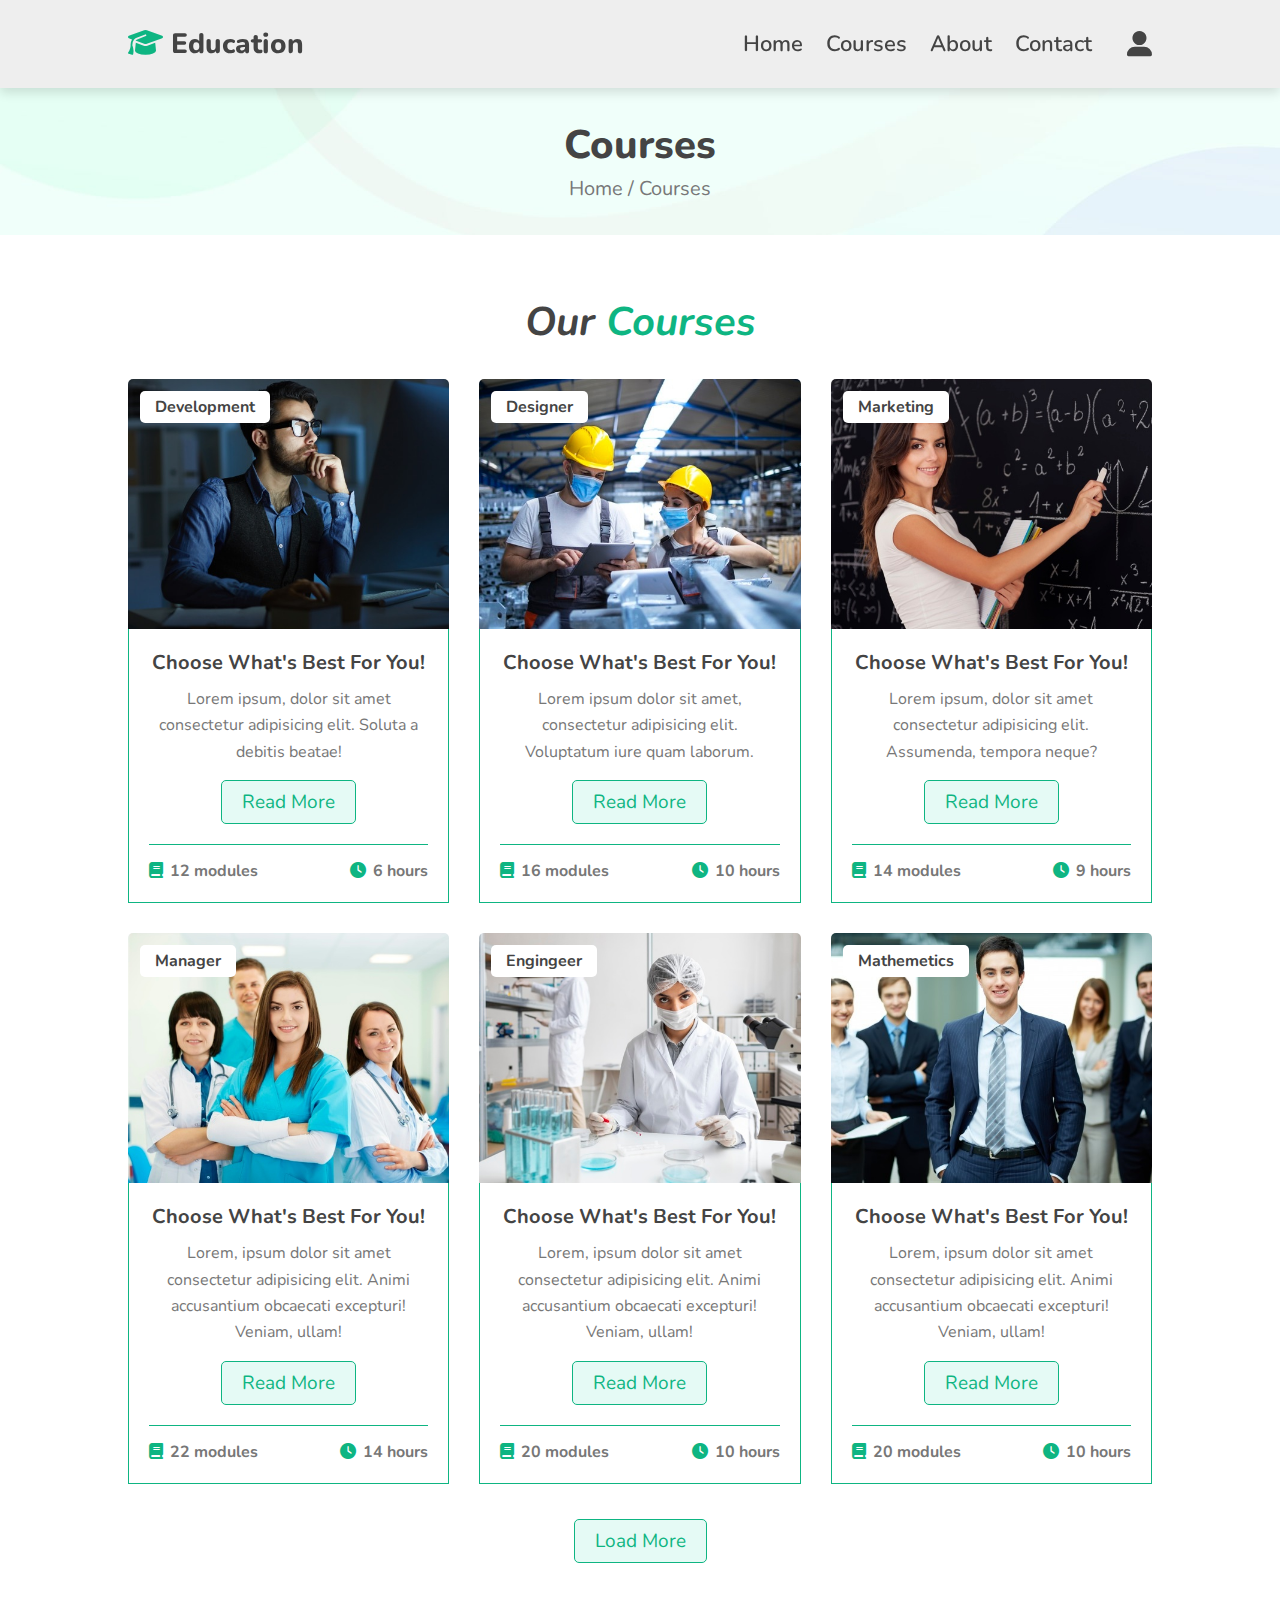
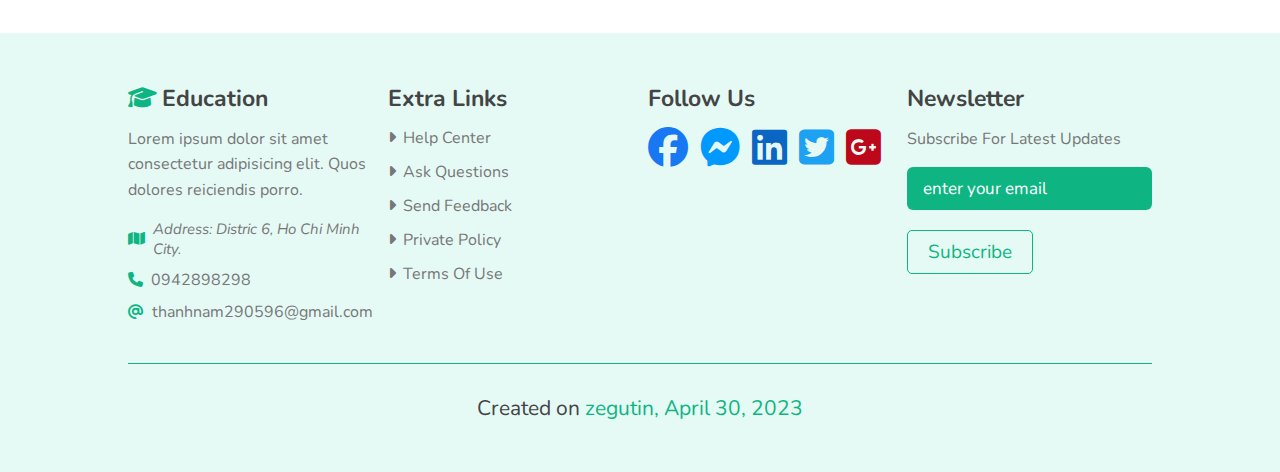
<file: Projeto 07/courses.html>
<!DOCTYPE html>
<html lang="en">
<head>
    <meta charset="UTF-8">
    <meta http-equiv="X-UA-Compatible" content="IE=edge">
    <meta name="viewport" content="width=device-width, initial-scale=1.0">
    <title>Courses Page</title>
    <link rel="shortcut icon" href="./images/favicon-education.png" type="image/x-icon">

    <!-- FontAwesome link -->
    <link rel="stylesheet" href="https://cdnjs.cloudflare.com/ajax/libs/font-awesome/6.1.1/css/all.min.css"/>
    
    <!-- Use Swiper from CDN link css-->
    <link rel="stylesheet" href="https://unpkg.com/swiper@8/swiper-bundle.min.css" />

    <!-- Custom style link css  -->
    <link rel="stylesheet" href="./css/style.css">

</head>
<body>
    
    <!-- Header section start -->
    <header class="header">
        <a href="home.html" class="logo">
            <i class="fa-solid fa-graduation-cap"></i>
            <span>Education</span>
        </a>
        <nav class="navbar">
            <div id="close-btn">
                <i class="fa-solid fa-xmark" title="Close"></i>
            </div>
            <a href="home.html">home</a>
            <a href="courses.html">courses</a>
            <a href="about.html">about</a>
            <a href="contact.html">contact</a>
        </nav>
        <div class="icons">
            <div id="account-btn" class="fa-solid fa-user-large"></div>
            <div id="menu-btn" class="fa-solid fa-bars"></div>
        </div>
    </header>
    <!-- Header section end -->

    <!-- Account Form section start -->
    <div class="account-form">
        <div id="close-account-form" title="Close" class="fa-solid fa-xmark"></div>
        <div class="buttons">
            <button class="btn login-btn active">Login</button>
            <button class="btn register-btn">Register</button>
        </div>
        <!-- Form Login -->
        <form action="" class="active login-form">
            <h3>Login Form</h3>
            <input type="email" name="email" id="email" class="input-box" placeholder="abc@gmail.com">
            <input type="password" name="password" id="password" class="input-box" placeholder="*********">
            <div class="remember">
                <input type="checkbox" name="remember-me" id="remember-me">
                <label for="remember-me">Remember me</label>
                <a href="#">forgot password?</a>
            </div>
            <input type="submit" value="Login now" class="btn">
        </form>
        <!-- Form Register -->
        <form action="" class="register-form">
            <h3>Register</h3>
            <input type="email" name="email" id="email" class="input-box" placeholder="abc@gmail.com">
            <input type="password" name="password" id="password" class="input-box" placeholder="password">
            <input type="password" name="password" id="password" class="input-box" placeholder="confirm password">
            <input type="text" name="numberphone" id="numberphone" placeholder="phone" class="input-box">
            <p>Do you already have an account? <span onclick="handlerLoginHere()">Login here</span></p>
            <input type="submit" value="Register now" class="btn">
        </form>
    </div>
    <!-- Account Form section end -->

    <!-- Courses section start -->
    <main>
        <section class="heading-link">
            <h3>Courses</h3>
            <p><a href="home.html">Home</a> / Courses</p>
        </section>

        <section class="courses">
            <h1 class="heading">our <span>courses</span></h1>
            <div class="box-container">
                <div class="box">
                    <div class="image">
                        <img src="./images/course-2-1.jpg" alt="">
                        <h4>Development</h4>
                    </div>
                    <div class="content">
                        <h3>choose what's best for you!</h3>
                        <p>Lorem ipsum, dolor sit amet consectetur adipisicing elit. Soluta a debitis beatae!</p>
                        <a href="#" class="btn">Read more</a>
                        <div class="icons">
                            <span><i class="fa-solid fa-book"></i>12 modules</span>
                            <span><i class="fa-solid fa-clock"></i>6 hours</span>
                        </div>
                    </div>
                </div>
                <div class="box">
                    <div class="image">
                        <img src="./images/course-2-2.jpg" alt="">
                        <h4>designer</h4>
                    </div>
                    <div class="content">
                        <h3>choose what's best for you!</h3>
                        <p>Lorem ipsum dolor sit amet, consectetur adipisicing elit. Voluptatum iure quam laborum.</p>
                        <a href="#" class="btn">Read more</a>
                        <div class="icons">
                            <span><i class="fa-solid fa-book"></i>16 modules</span>
                            <span><i class="fa-solid fa-clock"></i>10 hours</span>
                        </div>
                    </div>
                </div>
                <div class="box">
                    <div class="image">
                        <img src="./images/course-2-3.jpg" alt="">
                        <h4>marketing</h4>
                    </div>
                    <div class="content">
                        <h3>choose what's best for you!</h3>
                        <p>Lorem ipsum, dolor sit amet consectetur adipisicing elit. Assumenda, tempora neque?</p>
                        <a href="#" class="btn">Read more</a>
                        <div class="icons">
                            <span><i class="fa-solid fa-book"></i>14 modules</span>
                            <span><i class="fa-solid fa-clock"></i>9 hours</span>
                        </div>
                    </div>
                </div>
                <div class="box">
                    <div class="image">
                        <img src="./images/course-2-4.jpg" alt="">
                        <h4>manager</h4>
                    </div>
                    <div class="content">
                        <h3>choose what's best for you!</h3>
                        <p>Lorem, ipsum dolor sit amet consectetur adipisicing elit. Animi accusantium obcaecati excepturi! Veniam, ullam!</p>
                        <a href="#" class="btn">Read more</a>
                        <div class="icons">
                            <span><i class="fa-solid fa-book"></i>22 modules</span>
                            <span><i class="fa-solid fa-clock"></i>14 hours</span>
                        </div>
                    </div>
                </div>
                <div class="box">
                    <div class="image">
                        <img src="./images/course-2-5.jpg" alt="">
                        <h4>engingeer</h4>
                    </div>
                    <div class="content">
                        <h3>choose what's best for you!</h3>
                        <p>Lorem, ipsum dolor sit amet consectetur adipisicing elit. Animi accusantium obcaecati excepturi! Veniam, ullam!</p>
                        <a href="#" class="btn">Read more</a>
                        <div class="icons">
                            <span><i class="fa-solid fa-book"></i>20 modules</span>
                            <span><i class="fa-solid fa-clock"></i>10 hours</span>
                        </div>
                    </div>
                </div>
                <div class="box">
                    <div class="image">
                        <img src="./images/course-2-6.jpg" alt="">
                        <h4>mathemetics</h4>
                    </div>
                    <div class="content">
                        <h3>choose what's best for you!</h3>
                        <p>Lorem, ipsum dolor sit amet consectetur adipisicing elit. Animi accusantium obcaecati excepturi! Veniam, ullam!</p>
                        <a href="#" class="btn">Read more</a>
                        <div class="icons">
                            <span><i class="fa-solid fa-book"></i>20 modules</span>
                            <span><i class="fa-solid fa-clock"></i>10 hours</span>
                        </div>
                    </div>
                </div>
                <div class="box hide">
                    <div class="image">
                        <img src="./images/course-2-7.jpg" alt="">
                        <h4>Teaching</h4>
                    </div>
                    <div class="content">
                        <h3>choose what's best for you!</h3>
                        <p>Lorem, ipsum dolor sit amet consectetur adipisicing elit. Animi accusantium obcaecati excepturi! Veniam, ullam!</p>
                        <a href="#" class="btn">Read more</a>
                        <div class="icons">
                            <span><i class="fa-solid fa-book"></i>20 modules</span>
                            <span><i class="fa-solid fa-clock"></i>10 hours</span>
                        </div>
                    </div>
                </div>
                <div class="box hide">
                    <div class="image">
                        <img src="./images/course-2-8.jpg" alt="">
                        <h4>Designing</h4>
                    </div>
                    <div class="content">
                        <h3>choose what's best for you!</h3>
                        <p>Lorem, ipsum dolor sit amet consectetur adipisicing elit. Animi accusantium obcaecati excepturi! Veniam, ullam!</p>
                        <a href="#" class="btn">Read more</a>
                        <div class="icons">
                            <span><i class="fa-solid fa-book"></i>30 modules</span>
                            <span><i class="fa-solid fa-clock"></i>24 hours</span>
                        </div>
                    </div>
                </div>
                <div class="box hide">
                    <div class="image">
                        <img src="./images/course-2-9.jpg" alt="">
                        <h4>Dancing</h4>
                    </div>
                    <div class="content">
                        <h3>choose what's best for you!</h3>
                        <p>Lorem, ipsum dolor sit amet consectetur adipisicing elit. Animi accusantium obcaecati excepturi! Veniam, ullam!</p>
                        <a href="#" class="btn">Read more</a>
                        <div class="icons">
                            <span><i class="fa-solid fa-book"></i>45 modules</span>
                            <span><i class="fa-solid fa-clock"></i>35 hours</span>
                        </div>
                    </div>
                </div>
            </div>

            <div class="load-more">
                <button class="btn" onclick="handlerLoadMore()">Load more</button>
            </div>
        </section>
    </main>
    <!-- Courses section end -->    

    <!-- Footer section start -->
    <footer class="footer">
        <div class="box-container">
            <div class="box">
                <h3 class="logo-title"><i class="fa-solid fa-graduation-cap"></i>Education</h3>
                <p>Lorem ipsum dolor sit amet consectetur adipisicing elit. Quos dolores reiciendis porro.</p>
                <address>
                    <i class="fa-solid fa-map"></i>
                    Address: Distric 6, Ho Chi Minh City.
                </address>
                <div class="phone">
                    <i class="fa-solid fa-phone"></i>
                    <a href="tel:+0942898298" title="Numberphone">0942898298</a>
                </div>
                <div class="email">
                    <i class="fa-solid fa-at"></i>
                    <a href="mailto:thanhnam290596@gmail.com" title="Email">thanhnam290596@gmail.com</a>
                </div>
            </div>
            <div class="box">
                <h3>extra links</h3>
                <a href="#"><i class="fa-solid fa-caret-right"></i>help center</a>
                <a href="#"><i class="fa-solid fa-caret-right"></i>ask questions</a>
                <a href="#"><i class="fa-solid fa-caret-right"></i>send feedback</a>
                <a href="#"><i class="fa-solid fa-caret-right"></i>private policy</a>
                <a href="#"><i class="fa-solid fa-caret-right"></i>terms of use</a>
            </div>
            <div class="box">
                <h3>Follow us</h3>
                <div class="follow-us">
                    <i class="fa-brands fa-facebook" title="Facebook"></i>
                    <i class="fa-brands fa-facebook-messenger" title="Messenger"></i>
                    <i class="fa-brands fa-linkedin" title="Linkedin"></i>
                    <i class="fa-brands fa-twitter-square" title="Twitter"></i>
                    <i class="fa-brands fa-google-plus-square" title="Google"></i>
                </div>
            </div>
            <div class="box">
                <h3>newsletter</h3>
                <p class="newsletter">subscribe for latest updates</p>
                <form action="">
                    <input type="email" name="email" id="email" placeholder="enter your email" class="email">
                    <input type="submit" value="subscribe" class="btn">
                </form>
            </div>
        </div>
        <div class="creadit-footer">
            Created on <span>zegutin, April 30, 2023</span>
        </div>
    </footer>
    <!-- Footer section end -->


    <!-- Use Swiper from CDN script js-->
    <script src="https://unpkg.com/swiper@8/swiper-bundle.min.js"></script>
    <!-- Custom main.js link script -->
    <script src="./js/main.js" type="text/javascript"></script>
</body>
</html>
</file>
<file: Projeto 01 Obrigatorio/CSS/style.css>
*{
    margin: 0;
    padding: 0;
}

.main{
    width: 100%;
    background: linear-gradient(to top, rgba(0,0,0,0.5)50%, rgba(0,0,0,0.5)50%);
    background-image: url(1.jpg);
    background-position: center;
    background-size: cover;
    height: 109vh;
}

.navbar{
    width: 1200px;
    height: 75px;
    margin: auto;
}

.icon{
    width: 200px;
    float: left;
    height: 70px;
}

.logo{
    color: #ff7200;
    font-size: 35px;
    font-family: arial;
    padding-left: 20px;
    float: left;
    padding-top: 10px;
}

.menu{
    width: 400px;
    float: left;
    height: 70px;
}

ul{
    float: left;
    display: flex;
    justify-content: center;
    align-items: center;
}

ul li{
    list-style: none;
    margin-left: 62px;
    margin-top: 27px;
    font-size: 14px;
}

ul li a{
    text-decoration: none;
    color: #fff;
    font-family: Arial;
    font-weight: bold;
    transition: 0.4s ease-in-out;
}

ul li a:hover{
    color: #ff7200;
}

.search{
    width: 330px;
    float: left;
    margin-left: 270px;
}

.srch{
    font-family: 'Time New Roman';
    width: 200px;
    height: 40px;
    background: transparent;
    border: 1px solid #ff7200;
    margin-top: 13px;
    color: #fff;
    border-right: none;
    font-size: 16px;
    float: left;
    padding: 10px;
    border-bottom-left-radius: 5px;
    border-top-left-radius: 5px;

}

.btn{
    width: 100px;
    height: 40px;
    background: #ff7200;
    border: 2px solid #ff7200;
    margin-top: 13px;
    color: #fff;
    font-size: 15px;
    border-bottom-right-radius: 5px;
    border-bottom-right-radius: 5px;
}

.btn:focus{
    outline: none;
}

.srch:focus{
    outline: none;
}

.content{
    width: 1200px;
    height: auto;
    margin: auto;
    color: #fff;
    position: relative;
}

.content .par{
    padding-left: 20px;
    padding-bottom: 25px;
    font-family: Arial;
    letter-spacing: 1.2px;
    line-height: 30px;
}

.content h1{
    font-family: 'Times New Roman';
    font-size: 50px;
    padding-left: 20px;
    margin-top: 9%;
    letter-spacing: 2px;
}

.content .cn{
    width: 160px;
    height: 40px;
    background: #ff7200;
    border: none;
    margin-bottom: 10px;
    margin-left: 20px;
    font-size: 18px;
    border-radius: 10px;
    cursor: pointer;
    transition: .4s ease;
}

.content .cn a{
    text-decoration: none;
    color: #000;
    transition: .3s ease;
}

.cn:hover{
    background-color: #fff;
}

.content span{
    color:#ff7200;
    font-size: 60px;
}

.form{
    width: 250px;
    height: 380px;
    background-image: linear-gradient(to top, rgba(0, 0, 0, 0.8)50%, rgba(0, 0, 0, 0.8)50%);
    position: absolute;
    top: -20px;
    left: 870px;
    border-radius: 10px;
    padding: 25px;
}
</file>
<file: Projeto 03/style.css>
*{
    margin: 0;
    padding: 0;
    font-family: 'Dosis' , sans-serif;
}

.hero{
    width: 80%;
    margin: auto;
}

.navbar{
    margin: 30px auto;
    display: flex;
    align-items: center;
}

ul{
    flex: 1;
    text-align: right;
}

ul li{
    display: inline-block;
    list-style: none;
    margin: 0 25px;
}

ul li a{
    text-decoration: none;
    color: #000;
    padding: 0 10px;
    position: relative;
}

ul li a::after{
    content: '';
    width: 0;
    height: 10px;
    background: #f14a60;
    position: absolute;
    left: 50%;
    transform: translateX(-50%);
    top: -55px;
    transition: 0.5s ease;
}

ul li a:hover::after{
    width: 100%;
}

.navbar-icons img{
    height: 25px;
    margin-left: 40px;
    cursor: pointer;
}

.navbar-icons{
    margin-left: 40px;
}

.banner{
    display: flex;
    margin-top: 80px;
}

.left-column, .right-column{
    flex-basis: 50%;
}

.right-column img{
    width: 100%;
}

.search-box{
    width: 45%;
    display: flex;
    padding-bottom: 3px;
    border-bottom: 1px solid #ddd;
    margin: 10px 0 30px;
}

.search-box img{
    height: 25px;
    width: 25px;
    cursor: pointer;
}

.search-box input{
    width: 100%;
    margin-left: 15px;
    font-size: 17px;
    border: 0;
    outline: none;
}

.left-column h1{
    font-size: 100px;
}

.left-column h3{
    font-size: 35px;
}

span{
    color: #f14a60;
}

.left-column p{
    font-size: 14px;
    color: #999;
    margin: 50px 0;
}

.btn button{
    padding: 7px 30px;
    margin-right: 15px;
    outline: 15px;
    outline: none;
    border: 1px solid #fb7381;
    border-radius: 20px;
    cursor: pointer;
    color: #fb7381;
    background: transparent;
}

.btn .primary-btn{
    background: linear-gradient(#fb7381, #f14a60);
    box-shadow: 0 2px 15px rgba(248,38,103,0.26);
    color: #fff;
}

.btn{
    margin-bottom: 50px;
}

.social-icons{
    width: 200px;
    text-align: center;
    opacity: .4;
    position: relative;
    margin-left: 160px;
    cursor: pointer;
}

.social-icons img{
    height: 20px;
    margin: 0 14px;
}

.social-icons::after{
    content: '';
    width: 150px;
    height: 1px;
    background: #000;
    position: absolute;
    left:-160px ;
    top: 10px;
}
</file>
<file: Projeto 07/css/style.css>
@import url("https://fonts.googleapis.com/css2?family=Nunito:ital,wght@0,200;0,300;0,400;0,500;0,600;0,700;0,800;0,900;1,200;1,300;1,400;1,500;1,600;1,700;1,800&family=Poppins:ital,wght@0,200;0,300;0,400;0,500;0,600;0,700;0,800;0,900;1,100;1,300;1,400;1,500;1,600;1,700;1,800&display=swap");
* {
  font-family: 'Nunito', sans-serif;
  margin: 0;
  padding: 0;
  -webkit-box-sizing: border-box;
          box-sizing: border-box;
  outline: none;
  border: none;
  text-decoration: none;
  -webkit-transition: all 0.35s linear;
  transition: all 0.35s linear;
}

html {
  font-size: 62.5%;
  overflow-x: hidden;
}

html::-webkit-scrollbar {
  width: 1rem;
}

html::-webkit-scrollbar-track {
  background-color: transparent;
}

html::-webkit-scrollbar-thumb {
  background-color: #0eb582;
  border-radius: 0.3rem;
}

.btn {
  margin-top: 1.5rem;
  padding: 0.8rem 2rem;
  font-size: 1.9rem;
  color: #0eb582;
  background-color: #e5faf5;
  border: 0.16rem solid #0eb582;
  border-radius: 0.5rem;
  cursor: pointer;
  text-transform: capitalize;
}

.btn:hover {
  background-color: #0eb582;
  color: #fff;
}

.heading {
  font-size: 4rem;
  text-transform: capitalize;
  color: #444;
  margin: 3rem 0;
  color: #444;
  text-align: center;
  font-style: italic;
}

.heading span {
  color: #0eb582;
}

.heading-link {
  text-align: center;
  background: url(../images/heading-bg.jpg) no-repeat;
  background-size: cover;
  background-position: center;
  padding: 3rem 10%;
  text-transform: capitalize;
}

.heading-link h3 {
  font-size: 4rem;
  text-transform: capitalize;
  color: #444;
  color: #444;
  font-weight: 800;
}

.heading-link p {
  font-size: 2rem;
  line-height: 1.65;
  color: #777;
  color: #777;
}

.heading-link p a {
  color: #777;
}

.heading-link p a:hover {
  color: #0eb582;
  text-decoration: underline;
}

.load-more {
  margin-top: 2rem;
  text-align: center;
}

#loading-page {
  position: fixed;
  top: 0;
  left: 0;
  z-index: 99999999;
  display: -webkit-box;
  display: -ms-flexbox;
  display: flex;
  -webkit-box-align: center;
      -ms-flex-align: center;
          align-items: center;
  -webkit-box-pack: center;
      -ms-flex-pack: center;
          justify-content: center;
  background-color: #eee;
  width: 100%;
  height: 100vh;
}

#loading-page.active {
  left: 105%;
}

#loading-page img {
  width: 40%;
}

.header {
  position: -webkit-sticky;
  position: sticky;
  top: 0;
  left: 0;
  right: 0;
  z-index: 9999;
  display: -webkit-box;
  display: -ms-flexbox;
  display: flex;
  -webkit-box-align: center;
      -ms-flex-align: center;
          align-items: center;
  padding: 2.5rem 10%;
  background-color: #eee;
  -webkit-box-shadow: 0 0.5rem 1rem rgba(0, 0, 0, 0.12);
          box-shadow: 0 0.5rem 1rem rgba(0, 0, 0, 0.12);
}

.header .logo {
  font-size: 2.8rem;
  text-transform: capitalize;
  color: #444;
  font-weight: 800;
  margin-right: auto;
}

.header .logo i {
  color: #0eb582;
}

.header .logo span {
  color: #444;
}

.header .navbar {
  position: relative;
}

.header .navbar #close-btn i {
  position: absolute;
  top: 1rem;
  right: 2rem;
  z-index: 1000;
  font-size: 3.5rem;
  color: #444;
  cursor: pointer;
  display: none;
}

.header .navbar #close-btn i:hover {
  color: #0eb582;
  -webkit-transform: rotate(180deg) scale(0.8);
          transform: rotate(180deg) scale(0.8);
}

.header .navbar a {
  font-size: 2.2rem;
  text-transform: capitalize;
  color: #444;
  font-weight: 600;
  color: #444;
  margin-right: 2rem;
}

.header .navbar a:hover {
  color: #0eb582;
  text-decoration: underline;
}

.header .icons div {
  font-size: 2.5rem;
  color: #444;
  margin-left: 1.5rem;
  cursor: pointer;
}

.header .icons div:hover {
  color: #0eb582;
}

.header .icons div#menu-btn {
  display: none;
}

.account-form {
  position: fixed;
  top: -105%;
  left: 50%;
  z-index: 10000;
  width: 42rem;
  padding: 4rem 3rem;
  border-radius: 0.5rem;
  -webkit-transform: translateX(-50%);
          transform: translateX(-50%);
  background-color: #fff;
  -webkit-transition: 0.7s ease-in;
  transition: 0.7s ease-in;
}

.account-form.active {
  top: 50%;
  -webkit-transform: translate(-50%, -50%);
          transform: translate(-50%, -50%);
  -webkit-transition: 0.7s ease-in;
  transition: 0.7s ease-in;
  -webkit-box-shadow: 0 0 0 100vw rgba(0, 0, 0, 0.4);
          box-shadow: 0 0 0 100vw rgba(0, 0, 0, 0.4);
}

.account-form #close-account-form {
  position: absolute;
  top: 1.5rem;
  right: 2rem;
  z-index: 1000;
  font-size: 2.7rem;
  color: #444;
  cursor: pointer;
}

.account-form #close-account-form:hover {
  color: #0eb582;
  -webkit-transform: rotate(180deg) scale(0.9);
          transform: rotate(180deg) scale(0.9);
}

.account-form .buttons {
  display: -webkit-box;
  display: -ms-flexbox;
  display: flex;
  -webkit-box-pack: center;
      -ms-flex-pack: center;
          justify-content: center;
  margin-bottom: 1.5rem;
  gap: 1rem;
}

.account-form .buttons button {
  font-size: 1.6rem;
}

.account-form .buttons button.active {
  background-color: #0eb582;
  color: #fff;
  cursor: not-allowed;
}

.account-form form {
  padding: 3rem;
  border: 0.12rem solid #0eb582;
  text-align: center;
  display: none;
}

.account-form form.active {
  display: block;
}

.account-form form h3 {
  font-size: 3.2rem;
  text-transform: capitalize;
  color: #444;
  color: #0eb582;
  text-transform: capitalize;
  font-weight: 800;
  font-style: italic;
  margin-bottom: 1.5rem;
}

.account-form form .input-box {
  width: 100%;
  padding: 1rem 2rem;
  font-size: 1.7rem;
  border: 0.16rem solid #0eb582;
  margin-bottom: 1.5rem;
  border-radius: 0.5rem;
}

.account-form form .remember {
  display: -webkit-box;
  display: -ms-flexbox;
  display: flex;
  -webkit-box-align: center;
      -ms-flex-align: center;
          align-items: center;
  margin: 1rem 0;
  gap: 0.6rem;
}

.account-form form .remember label {
  font-size: 1.6rem;
  color: #777;
  cursor: pointer;
}

.account-form form .remember label:hover {
  color: #0eb582;
}

.account-form form .remember a {
  margin-left: auto;
  font-size: 1.5rem;
  color: #777;
}

.account-form form .remember a:hover {
  text-decoration: underline;
  color: #0eb582;
}

.account-form form .btn {
  width: 100%;
}

.account-form form p {
  font-size: 1.5rem;
  color: #444;
}

.account-form form p span:hover {
  color: #0eb582;
  text-decoration: underline;
  cursor: pointer;
}

main.home {
  padding: 0;
}

main.home .home-slider .slide {
  padding: 0 10%;
  display: -webkit-box;
  display: -ms-flexbox;
  display: flex;
  -webkit-box-align: center;
      -ms-flex-align: center;
          align-items: center;
  min-height: 60rem;
  background-size: cover !important;
  background-position: center !important;
}

main.home .home-slider .slide .content {
  width: 50rem;
}

main.home .home-slider .slide .content h3 {
  font-size: 4.5rem;
  text-transform: capitalize;
  color: #444;
  color: #fff;
}

main.home .home-slider .slide .content p {
  font-size: 1.7rem;
  line-height: 1.65;
  color: #777;
  color: #eee;
  margin: 1.5rem 0 2.5rem;
  line-height: 1.7;
}

.swiper-pagination .swiper-pagination-bullet {
  background-color: #fff;
  opacity: 1;
  width: 1.4rem;
  height: 1.4rem;
}

.swiper-pagination .swiper-pagination-bullet-active {
  background-color: #0eb582;
}

.subjects {
  padding: 3rem 10%;
}

.subjects .box-container {
  display: -ms-grid;
  display: grid;
  -ms-grid-columns: (minmax(15rem, 1fr))[auto-fit];
      grid-template-columns: repeat(auto-fit, minmax(15rem, 1fr));
  gap: 2rem;
  gap: 1.5rem;
}

.subjects .box-container .box {
  padding: 2rem 3rem;
  border: 0.16rem solid #0eb582;
  background-color: #e5faf5;
  text-align: center;
  border-radius: 0.5rem;
  cursor: pointer;
}

.subjects .box-container .box:hover {
  background-color: #0eb582;
}

.subjects .box-container .box:hover h4 {
  color: #fff;
}

.subjects .box-container .box:hover p {
  color: #eee;
}

.subjects .box-container .box img {
  height: 11rem;
  margin-bottom: 1rem;
}

.subjects .box-container .box h4 {
  font-size: 1.8rem;
  text-transform: capitalize;
  color: #444;
  color: #444;
  text-transform: capitalize;
}

.subjects .box-container .box p {
  font-size: 1.5rem;
  line-height: 1.65;
  color: #777;
  color: #777;
}

.courses {
  padding: 3rem 10%;
}

.courses .courses-slider .slide {
  background-color: #e5faf5;
  text-align: center;
  width: 30rem;
  position: relative;
  overflow: hidden;
}

.courses .courses-slider .slide:hover .content {
  bottom: 0;
}

.courses .courses-slider .slide .image {
  padding: 2rem;
}

.courses .courses-slider .slide .image img {
  width: 100%;
  margin-bottom: 2rem;
}

.courses .courses-slider .slide .image h4 {
  font-size: 2rem;
  text-transform: capitalize;
  color: #444;
}

.courses .courses-slider .slide .content {
  position: absolute;
  bottom: -105%;
  left: 0;
  right: 0;
  background-color: rgba(0, 0, 0, 0.6);
  padding: 2rem;
}

.courses .courses-slider .slide .content:hover {
  background-color: #0eb582;
}

.courses .courses-slider .slide .content:hover .btn {
  background-color: #444;
}

.courses .courses-slider .slide .content h3 {
  font-size: 2.1rem;
  text-transform: capitalize;
  color: #444;
  color: #fff;
}

.courses .courses-slider .slide .content p {
  font-size: 1.55rem;
  line-height: 1.65;
  color: #777;
  line-height: 1.6;
  color: #eee;
  margin: 1rem 0;
}

.courses .courses-slider .slide .content .btn {
  display: inline-block;
  margin-top: 0.5rem;
  font-size: 1.6rem;
}

.about {
  display: -webkit-box;
  display: -ms-flexbox;
  display: flex;
  -ms-flex-wrap: wrap;
      flex-wrap: wrap;
  gap: 2.5rem;
  padding: 4rem 10%;
  -webkit-box-align: center;
      -ms-flex-align: center;
          align-items: center;
}

.about .image {
  -webkit-box-flex: 1;
      -ms-flex: 1 1 40rem;
          flex: 1 1 40rem;
}

.about .image img {
  width: 100%;
}

.about .content {
  -webkit-box-flex: 1;
      -ms-flex: 1 1 40rem;
          flex: 1 1 40rem;
}

.about .content .about-title {
  font-size: 3rem;
  text-transform: capitalize;
  color: #444;
  color: #444;
  text-transform: capitalize;
}

.about .content .about-info {
  font-size: 1.6rem;
  line-height: 1.65;
  color: #777;
  color: #777;
  margin: 1rem 0;
}

.about .content .icons {
  display: -ms-grid;
  display: grid;
  -ms-grid-columns: (minmax(16rem, 1fr))[auto-fit];
      grid-template-columns: repeat(auto-fit, minmax(16rem, 1fr));
  gap: 2rem;
  gap: 2rem;
  margin-top: 1.5rem;
}

.about .content .icons .box-icon {
  padding: 2rem;
  text-align: center;
  border: 0.16rem solid #0eb582;
  background-color: #e5faf5;
  border-radius: 0.5rem;
}

.about .content .icons .box-icon img {
  height: 5rem;
  margin-bottom: 1rem;
}

.about .content .icons .box-icon h5 {
  font-size: 2rem;
  text-transform: capitalize;
  color: #444;
  color: #444;
}

.about .content .icons .box-icon span {
  font-size: 1.5rem;
  line-height: 1.65;
  color: #777;
  color: #777;
  text-transform: capitalize;
}

.teachers {
  padding: 4rem 10%;
}

.teachers .teachers-slider .teachers-wrapper .slide {
  text-align: center;
  border: 0.16rem solid #0eb582;
  border-radius: 0.5rem;
}

.teachers .teachers-slider .teachers-wrapper .slide:hover .image img {
  background-color: #0eb582;
}

.teachers .teachers-slider .teachers-wrapper .slide:hover .image .share-link {
  bottom: 0;
}

.teachers .teachers-slider .teachers-wrapper .slide .image {
  position: relative;
  overflow: hidden;
}

.teachers .teachers-slider .teachers-wrapper .slide .image img {
  width: 100%;
  -o-object-fit: cover;
     object-fit: cover;
  background-color: #e5faf5;
}

.teachers .teachers-slider .teachers-wrapper .slide .image .share-link {
  position: absolute;
  bottom: -10rem;
  left: 0;
  right: 0;
  background-color: rgba(0, 0, 0, 0.65);
  padding: 2.5rem;
}

.teachers .teachers-slider .teachers-wrapper .slide .image .share-link a {
  font-size: 2.5rem;
  margin: 0 0.5rem;
  background-color: #fff;
  width: 3.5rem;
  height: 3.5rem;
  display: inline-block;
  border-radius: 0.5rem;
  line-height: 3.5rem;
}

.teachers .teachers-slider .teachers-wrapper .slide .image .share-link a:hover {
  background-color: #0eb582;
  -webkit-transform: translateY(-1rem) rotate(10deg);
          transform: translateY(-1rem) rotate(10deg);
}

.teachers .teachers-slider .teachers-wrapper .slide .image .share-link a:hover i {
  color: #fff;
}

.teachers .teachers-slider .teachers-wrapper .slide .image .share-link a:nth-child(1) {
  color: #1877F2;
}

.teachers .teachers-slider .teachers-wrapper .slide .image .share-link a:nth-child(2) {
  color: #1DA1F2;
}

.teachers .teachers-slider .teachers-wrapper .slide .image .share-link a:nth-child(3) {
  color: #E4405F;
}

.teachers .teachers-slider .teachers-wrapper .slide .image .share-link a:nth-child(4) {
  color: #0A66C2;
}

.teachers .teachers-slider .teachers-wrapper .slide .info {
  display: -webkit-box;
  display: -ms-flexbox;
  display: flex;
  -webkit-box-align: center;
      -ms-flex-align: center;
          align-items: center;
  -webkit-box-pack: justify;
      -ms-flex-pack: justify;
          justify-content: space-between;
  padding: 1.2rem 1.5rem;
}

.teachers .teachers-slider .teachers-wrapper .slide .info h3 {
  font-size: 1.8rem;
  text-transform: capitalize;
  color: #444;
  color: #444;
}

.teachers .teachers-slider .teachers-wrapper .slide .info span {
  font-size: 1.5rem;
  line-height: 1.65;
  color: #777;
  color: #777;
}

.review {
  padding: 4rem 10%;
}

.review .review-slider .review-wrapper .slide {
  text-align: center;
}

.review .review-slider .review-wrapper .slide p {
  font-size: 1.6rem;
  line-height: 1.65;
  color: #777;
  color: #777;
  border-radius: 0.5rem;
  line-height: 1.6;
  position: relative;
  padding: 0 2rem;
  border: 0.16rem solid #0eb582;
  background-color: #e5faf5;
  margin-bottom: 2.5rem;
  min-height: 14rem;
  display: -webkit-box;
  display: -ms-flexbox;
  display: flex;
  -webkit-box-align: center;
      -ms-flex-align: center;
          align-items: center;
}

.review .review-slider .review-wrapper .slide p::before {
  content: '';
  position: absolute;
  bottom: -1.2rem;
  overflow: visible;
  left: 50%;
  -webkit-transform: translateX(-50%) rotate(45deg);
          transform: translateX(-50%) rotate(45deg);
  background-color: #e5faf5;
  width: 2rem;
  height: 2rem;
  border-bottom: 0.2rem solid #0eb582;
  border-right: 0.2rem solid #0eb582;
}

.review .review-slider .review-wrapper .slide img {
  width: 10rem;
  height: 10rem;
  -o-object-fit: cover;
     object-fit: cover;
  border-radius: 50%;
}

.review .review-slider .review-wrapper .slide h3 {
  font-size: 2.1rem;
  text-transform: capitalize;
  color: #444;
  color: #444;
  margin: 0.5rem 0;
}

.review .review-slider .review-wrapper .slide .rating {
  font-size: 1.8rem;
  color: #0eb582;
}

.courses .box-container {
  display: -ms-grid;
  display: grid;
  -ms-grid-columns: (minmax(30rem, 1fr))[auto-fit];
      grid-template-columns: repeat(auto-fit, minmax(30rem, 1fr));
  gap: 2rem;
  gap: 3rem;
}

.courses .box-container .box.hide {
  display: none;
}

.courses .box-container .box:hover .image img {
  -webkit-transform: scale(1.2);
          transform: scale(1.2);
}

.courses .box-container .box .image {
  height: 25rem;
  overflow: hidden;
  position: relative;
}

.courses .box-container .box .image img {
  width: 100%;
  height: 100%;
  -o-object-fit: cover;
     object-fit: cover;
  border-top-left-radius: 0.5rem;
  border-top-right-radius: 0.5rem;
}

.courses .box-container .box .image h4 {
  position: absolute;
  top: 1.2rem;
  left: 1.2rem;
  background-color: #fff;
  padding: 0.5rem 1.5rem;
  font-size: 1.6rem;
  text-transform: capitalize;
  color: #444;
  border-radius: 0.5rem;
  color: #444;
}

.courses .box-container .box .content {
  padding: 2rem;
  border-left: 0.16rem solid #0eb582;
  border-right: 0.16rem solid #0eb582;
  border-bottom: 0.16rem solid #0eb582;
  text-align: center;
}

.courses .box-container .box .content:hover {
  background-color: #e5faf5;
}

.courses .box-container .box .content h3 {
  font-size: 2rem;
  text-transform: capitalize;
  color: #444;
  color: #444;
}

.courses .box-container .box .content p {
  font-size: 1.6rem;
  line-height: 1.65;
  color: #777;
  color: #777;
  padding: 1rem 0;
}

.courses .box-container .box .content .btn {
  display: inline-block;
  margin: 0.5rem 0 2rem;
}

.courses .box-container .box .content .icons {
  display: -webkit-box;
  display: -ms-flexbox;
  display: flex;
  -webkit-box-align: center;
      -ms-flex-align: center;
          align-items: center;
  -webkit-box-pack: justify;
      -ms-flex-pack: justify;
          justify-content: space-between;
  border-top: 0.16rem solid #0eb582;
  padding-top: 1.5rem;
}

.courses .box-container .box .content .icons span {
  font-size: 1.6rem;
  color: #777;
  font-weight: 700;
}

.courses .box-container .box .content .icons span i {
  color: #0eb582;
  margin-right: 0.7rem;
}

.contact {
  padding: 4rem 10%;
}

.contact .box-container {
  margin-top: 2rem;
  display: -ms-grid;
  display: grid;
  -ms-grid-columns: (minmax(25rem, 1fr))[auto-fit];
      grid-template-columns: repeat(auto-fit, minmax(25rem, 1fr));
  gap: 2rem;
}

.contact .box-container .box {
  padding: 2rem 3rem;
  text-align: center;
  border: 0.16rem solid #0eb582;
  background-color: #e5faf5;
  border-radius: 0.5rem;
}

.contact .box-container i {
  width: 6rem;
  height: 6rem;
  line-height: 6rem;
  text-align: center;
  border-radius: 50%;
  background-color: #0eb582;
  color: #fff;
  font-size: 2.5rem;
}

.contact .box-container h3 {
  font-size: 2rem;
  text-transform: capitalize;
  color: #444;
  color: #444;
  margin: 1rem 0;
}

.contact .box-container p {
  font-size: 1.6rem;
  line-height: 1.65;
  color: #777;
  color: #777;
}

.contact .row {
  display: -webkit-box;
  display: -ms-flexbox;
  display: flex;
  -ms-flex-wrap: wrap;
      flex-wrap: wrap;
  -webkit-box-align: center;
      -ms-flex-align: center;
          align-items: center;
  gap: 2rem;
}

.contact .row .image {
  -webkit-box-flex: 1;
      -ms-flex: 1 1 40rem;
          flex: 1 1 40rem;
}

.contact .row .image img {
  width: 100%;
  height: 100%;
  -o-object-fit: cover;
     object-fit: cover;
}

.contact .row form {
  -webkit-box-flex: 1;
      -ms-flex: 1 1 40rem;
          flex: 1 1 40rem;
  padding: 2.5rem;
  border: 0.16rem solid #0eb582;
  border-radius: 0.5rem;
}

.contact .row form h3 {
  font-size: 2.2rem;
  text-transform: capitalize;
  color: #444;
  text-align: center;
  margin-bottom: 2rem;
}

.contact .row form .input-box, .contact .row form textarea {
  width: 100%;
  padding: 0.75rem 1.4rem;
  background-color: #e5faf5;
  margin-bottom: 1.5rem;
  font-size: 1.6rem;
  color: #444;
  border-radius: 0.5rem;
}

.contact .row form .input-box:focus, .contact .row form textarea:focus {
  background-color: #0eb582;
  color: #fff;
}

.contact .row form .input-box:focus::-webkit-input-placeholder, .contact .row form textarea:focus::-webkit-input-placeholder {
  color: #fff;
}

.contact .row form .input-box:focus:-ms-input-placeholder, .contact .row form textarea:focus:-ms-input-placeholder {
  color: #fff;
}

.contact .row form .input-box:focus::-ms-input-placeholder, .contact .row form textarea:focus::-ms-input-placeholder {
  color: #fff;
}

.contact .row form .input-box:focus::placeholder, .contact .row form textarea:focus::placeholder {
  color: #fff;
}

.contact .row form .input-box::-webkit-input-placeholder, .contact .row form textarea::-webkit-input-placeholder {
  color: #444;
}

.contact .row form .input-box:-ms-input-placeholder, .contact .row form textarea:-ms-input-placeholder {
  color: #444;
}

.contact .row form .input-box::-ms-input-placeholder, .contact .row form textarea::-ms-input-placeholder {
  color: #444;
}

.contact .row form .input-box::placeholder, .contact .row form textarea::placeholder {
  color: #444;
}

.contact .row form textarea {
  height: 10rem;
  resize: none;
}

.contact .row form .btn {
  margin-top: 0rem;
  font-size: 1.6rem;
}

.faq {
  padding: 3rem 10%;
}

.faq .accordion-container {
  display: -webkit-box;
  display: -ms-flexbox;
  display: flex;
  -ms-flex-wrap: wrap;
      flex-wrap: wrap;
  -webkit-box-align: start;
      -ms-flex-align: start;
          align-items: start;
  gap: 2rem;
}

.faq .accordion-container .accordion {
  -webkit-box-flex: 1;
      -ms-flex: 1 1 40rem;
          flex: 1 1 40rem;
  border: 0.16rem solid #0eb582;
  border-radius: 0.5rem;
}

.faq .accordion-container .accordion.active .accordion-title {
  background-color: #0eb582;
}

.faq .accordion-container .accordion.active .accordion-title h3 {
  color: #fff;
}

.faq .accordion-container .accordion.active .accordion-title i {
  color: #fff;
  -webkit-transform: rotate(180deg);
          transform: rotate(180deg);
}

.faq .accordion-container .accordion.active .accordion-content {
  display: block;
}

.faq .accordion-container .accordion .accordion-title {
  display: -webkit-box;
  display: -ms-flexbox;
  display: flex;
  -webkit-box-align: center;
      -ms-flex-align: center;
          align-items: center;
  -webkit-box-pack: justify;
      -ms-flex-pack: justify;
          justify-content: space-between;
  gap: 1.5rem;
  padding: 1.2rem 1.7rem;
  cursor: pointer;
}

.faq .accordion-container .accordion .accordion-title h3 {
  font-size: 1.8rem;
  text-transform: capitalize;
  color: #444;
  color: #444;
}

.faq .accordion-container .accordion .accordion-title i {
  font-size: 2rem;
  color: #0eb582;
}

.faq .accordion-container .accordion .accordion-content {
  font-size: 1.55rem;
  line-height: 1.65;
  color: #777;
  color: #777;
  padding: 1.5rem 2rem;
  border-top: 0.16rem solid #0eb582;
  display: none;
}

.logo-container {
  padding: 5rem 10%;
}

.logo-container .logo-slider {
  text-align: center;
}

.logo-container .logo-slider .slide {
  height: 12rem;
  pointer-events: none;
}

.footer {
  margin-top: 4rem;
  background-color: #e5faf5;
  padding: 5rem 10%;
}

.footer .box-container {
  display: -ms-grid;
  display: grid;
  -ms-grid-columns: (minmax(20rem, 1fr))[auto-fit];
      grid-template-columns: repeat(auto-fit, minmax(20rem, 1fr));
  gap: 2rem;
  gap: 1.5rem;
}

.footer .box-container .box .logo-title {
  font-size: 2.3rem;
  text-transform: capitalize;
  color: #444;
  color: #444;
  margin-bottom: 1.3rem;
}

.footer .box-container .box .logo-title i {
  color: #0eb582;
  margin-right: 0.5rem;
}

.footer .box-container .box p {
  font-size: 1.6em;
  line-height: 1.65;
  color: #777;
  line-height: 1.6;
  margin-bottom: 1.5rem;
}

.footer .box-container .box p.newsletter {
  text-transform: capitalize;
}

.footer .box-container .box h3 {
  font-size: 2.3rem;
  text-transform: capitalize;
  color: #444;
  margin-bottom: 1.3rem;
  color: #444;
}

.footer .box-container .box a {
  display: block;
  font-size: 1.6rem;
  text-transform: capitalize;
  color: #777;
  margin-bottom: 1.2rem;
}

.footer .box-container .box a i {
  margin-right: 0.7rem;
}

.footer .box-container .box a:hover {
  color: #0eb582;
  text-decoration: underline;
}

.footer .box-container .box a:hover i {
  margin-right: 1.4rem;
}

.footer .box-container .box form .email {
  width: 100%;
  border-radius: 0.6rem;
  background-color: #0eb582;
  font-size: 1.7rem;
  color: #fff;
  padding: 1rem 1.6rem;
  margin-bottom: 0.5rem;
}

.footer .box-container .box form .email::-webkit-input-placeholder {
  color: #fff;
}

.footer .box-container .box form .email:-ms-input-placeholder {
  color: #fff;
}

.footer .box-container .box form .email::-ms-input-placeholder {
  color: #fff;
}

.footer .box-container .box form .email::placeholder {
  color: #fff;
}

.footer .box-container .box address, .footer .box-container .box .phone, .footer .box-container .box .email {
  display: -webkit-box;
  display: -ms-flexbox;
  display: flex;
  -webkit-box-align: center;
      -ms-flex-align: center;
          align-items: center;
  font-size: 1.5rem;
  color: #777;
  margin-bottom: 1rem;
}

.footer .box-container .box address i, .footer .box-container .box .phone i, .footer .box-container .box .email i {
  margin-right: 0.8rem;
  color: #0eb582;
}

.footer .box-container .box address a, .footer .box-container .box .phone a, .footer .box-container .box .email a {
  margin-bottom: 0;
  text-transform: none;
}

.footer .box-container .box .follow-us {
  font-size: 4rem;
  display: -webkit-box;
  display: -ms-flexbox;
  display: flex;
  -webkit-box-align: center;
      -ms-flex-align: center;
          align-items: center;
  gap: 1.2rem;
  cursor: pointer;
}

.footer .box-container .box .follow-us i:nth-child(1) {
  color: #1877F2;
}

.footer .box-container .box .follow-us i:nth-child(2) {
  color: #0099FF;
}

.footer .box-container .box .follow-us i:nth-child(3) {
  color: #0A66C2;
}

.footer .box-container .box .follow-us i:nth-child(4) {
  color: #1DA1F2;
}

.footer .box-container .box .follow-us i:nth-child(5) {
  color: #BD081C;
}

.footer .box-container .box .follow-us i:hover {
  -webkit-transform: translateY(-0.8rem);
          transform: translateY(-0.8rem);
}

.footer .box-container .box .follow-us i:hover:nth-child(1) {
  border-radius: 40%;
  margin: 0 0.3rem;
  -webkit-box-shadow: 0 0.5rem 1rem #1877F2;
          box-shadow: 0 0.5rem 1rem #1877F2;
}

.footer .box-container .box .follow-us i:hover:nth-child(2) {
  border-radius: 40%;
  margin: 0 0.3rem;
  -webkit-box-shadow: 0 0.5rem 1rem #0099FF;
          box-shadow: 0 0.5rem 1rem #0099FF;
}

.footer .box-container .box .follow-us i:hover:nth-child(3) {
  border-radius: 0.3rem;
  padding: 0 0.3rem;
  -webkit-box-shadow: 0 0.5rem 1rem #0A66C2;
          box-shadow: 0 0.5rem 1rem #0A66C2;
}

.footer .box-container .box .follow-us i:hover:nth-child(4) {
  border-radius: 0.3rem;
  padding: 0 0.3rem;
  -webkit-box-shadow: 0 0.5rem 1rem #1DA1F2;
          box-shadow: 0 0.5rem 1rem #1DA1F2;
}

.footer .box-container .box .follow-us i:hover:nth-child(5) {
  border-radius: 0.3rem;
  padding: 0 0.3rem;
  -webkit-box-shadow: 0 0.5rem 1rem #BD081C;
          box-shadow: 0 0.5rem 1rem #BD081C;
}

.footer .creadit-footer {
  text-align: center;
  margin-top: 3rem;
  padding-top: 3rem;
  border-top: 0.16rem solid #0eb582;
  font-size: 2.1rem;
  color: #444;
}

.footer .creadit-footer span {
  color: #0eb582;
}

@media (max-width: 1200px) {
  .header {
    padding: 2.5rem 6%;
  }
  .subjects .box-container .box {
    padding: 2rem;
    height: 20rem;
    margin-bottom: 0.5rem;
  }
  .subjects .box-container .box img {
    height: 8rem;
  }
  .contact .row .image {
    -webkit-box-flex: 1;
        -ms-flex: 1 1 35rem;
            flex: 1 1 35rem;
  }
  .contact .row form {
    -webkit-box-flex: 1;
        -ms-flex: 1 1 35rem;
            flex: 1 1 35rem;
  }
  .footer {
    padding: 3.5rem 6%;
  }
}

@media (max-width: 991px) {
  html {
    font-size: 56%;
  }
  .header {
    padding: 3rem 5rem;
  }
  .about {
    padding: 3rem 5rem;
  }
  main .courses {
    padding: 3rem 5rem;
  }
  .contact {
    padding: 3rem 5rem;
  }
  .faq {
    padding: 3rem 5rem;
  }
  .footer {
    padding: 3rem 5rem;
  }
}

@media (max-width: 768px) {
  html {
    font-size: 53%;
  }
  .header {
    padding: 2.5rem 3.5rem;
  }
  .header .icons div#menu-btn {
    display: inline-block;
  }
  .header .navbar {
    position: fixed;
    top: 0;
    right: -104%;
    width: 30rem;
    height: 100vh;
    background-color: #fff;
    display: -webkit-box;
    display: -ms-flexbox;
    display: flex;
    -webkit-box-orient: vertical;
    -webkit-box-direction: normal;
        -ms-flex-flow: column;
            flex-flow: column;
    -webkit-box-align: center;
        -ms-flex-align: center;
            align-items: center;
    -webkit-box-pack: center;
        -ms-flex-pack: center;
            justify-content: center;
  }
  .header .navbar.active {
    -webkit-transition: 0.8s ease;
    transition: 0.8s ease;
    right: 0;
    -webkit-box-shadow: 0 0 0 100vw rgba(0, 0, 0, 0.7);
            box-shadow: 0 0 0 100vw rgba(0, 0, 0, 0.7);
  }
  .header .navbar #close-btn i {
    display: block;
  }
  .header .navbar a {
    margin-bottom: 1.5rem;
    font-size: 3rem;
  }
  .header .navbar a:hover {
    background-color: #8ff5d793;
    display: block;
    padding: 0.2rem 3rem;
    border-radius: 0.5rem;
  }
  main.home .home-slider .slide {
    padding: 2.5rem 3.5rem;
  }
  main.home .home-slider .slide .content h3 {
    font-size: 3.5rem;
  }
  .subjects {
    padding: 2.5rem 3.5rem;
  }
  .courses {
    padding: 2.5rem 3.5rem;
  }
  .about {
    padding: 2.5rem 3.5rem;
  }
  .teachers {
    padding: 2.5rem 3.5rem;
  }
  .teachers .teachers-slider .teachers-wrapper .slide .info h3 {
    font-size: 2.4rem;
    text-transform: capitalize;
    color: #444;
  }
  .teachers .teachers-slider .teachers-wrapper .slide .info span {
    font-size: 1.8rem;
    line-height: 1.65;
    color: #777;
  }
  .review {
    padding: 2.5rem 3.5rem;
  }
  main .courses {
    padding: 2.5rem 3.5rem;
  }
  .contact {
    padding: 2.5rem 3.5rem;
  }
  .faq {
    padding: 2.5rem 3.5rem;
  }
  .footer {
    padding: 2.5rem 3.5rem;
  }
  .footer .box-container .box .follow-us {
    font-size: 3.3rem;
  }
}

@media (max-width: 450px) {
  html {
    font-size: 50%;
  }
  .heading {
    font-size: 3rem;
  }
  .header {
    padding: 2rem 3rem;
  }
  main.home .home-slider .slide .content h3 {
    font-size: 3rem;
  }
  .teachers {
    padding: 3rem;
  }
  .review {
    padding: 3rem;
  }
  main .courses {
    padding: 3rem;
  }
  .contact {
    padding: 3rem;
  }
  .faq {
    padding: 3rem;
  }
  .footer {
    padding: 3rem;
  }
}
/*# sourceMappingURL=style.css.map */
</file>
